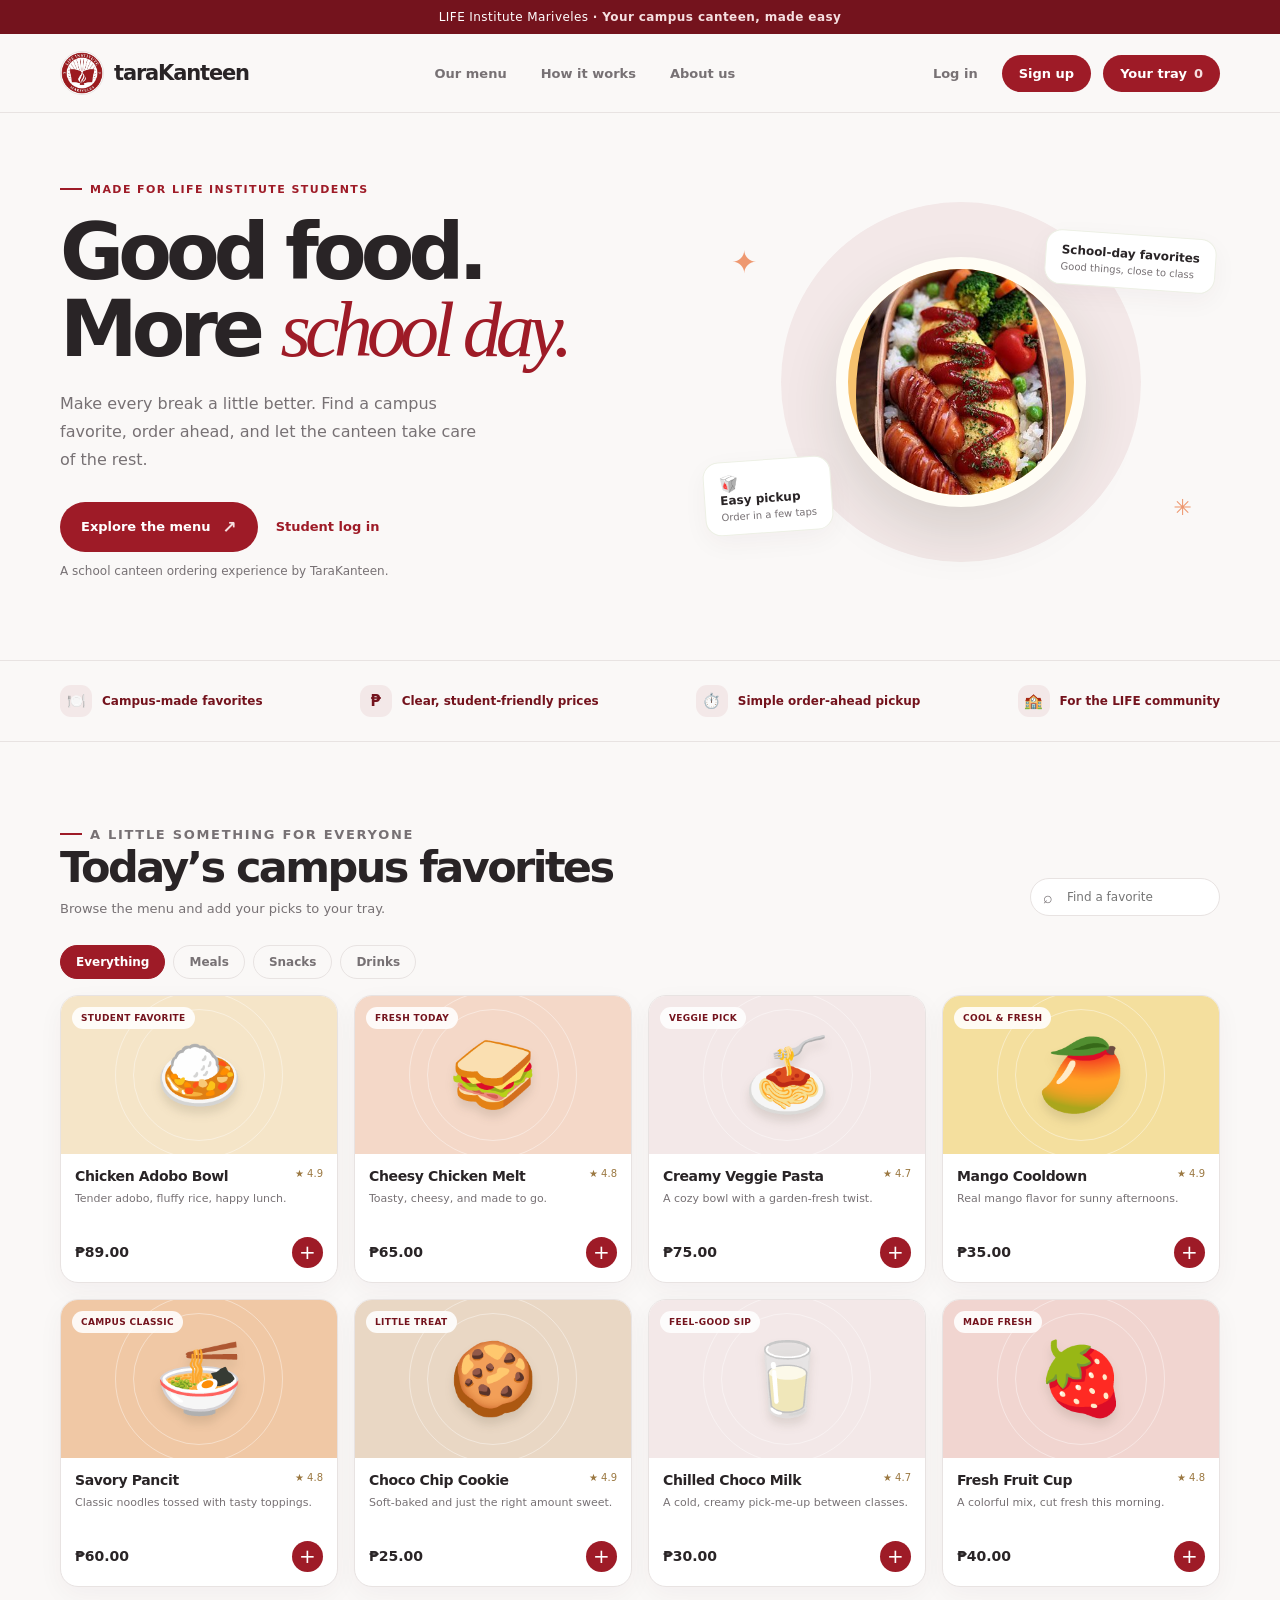
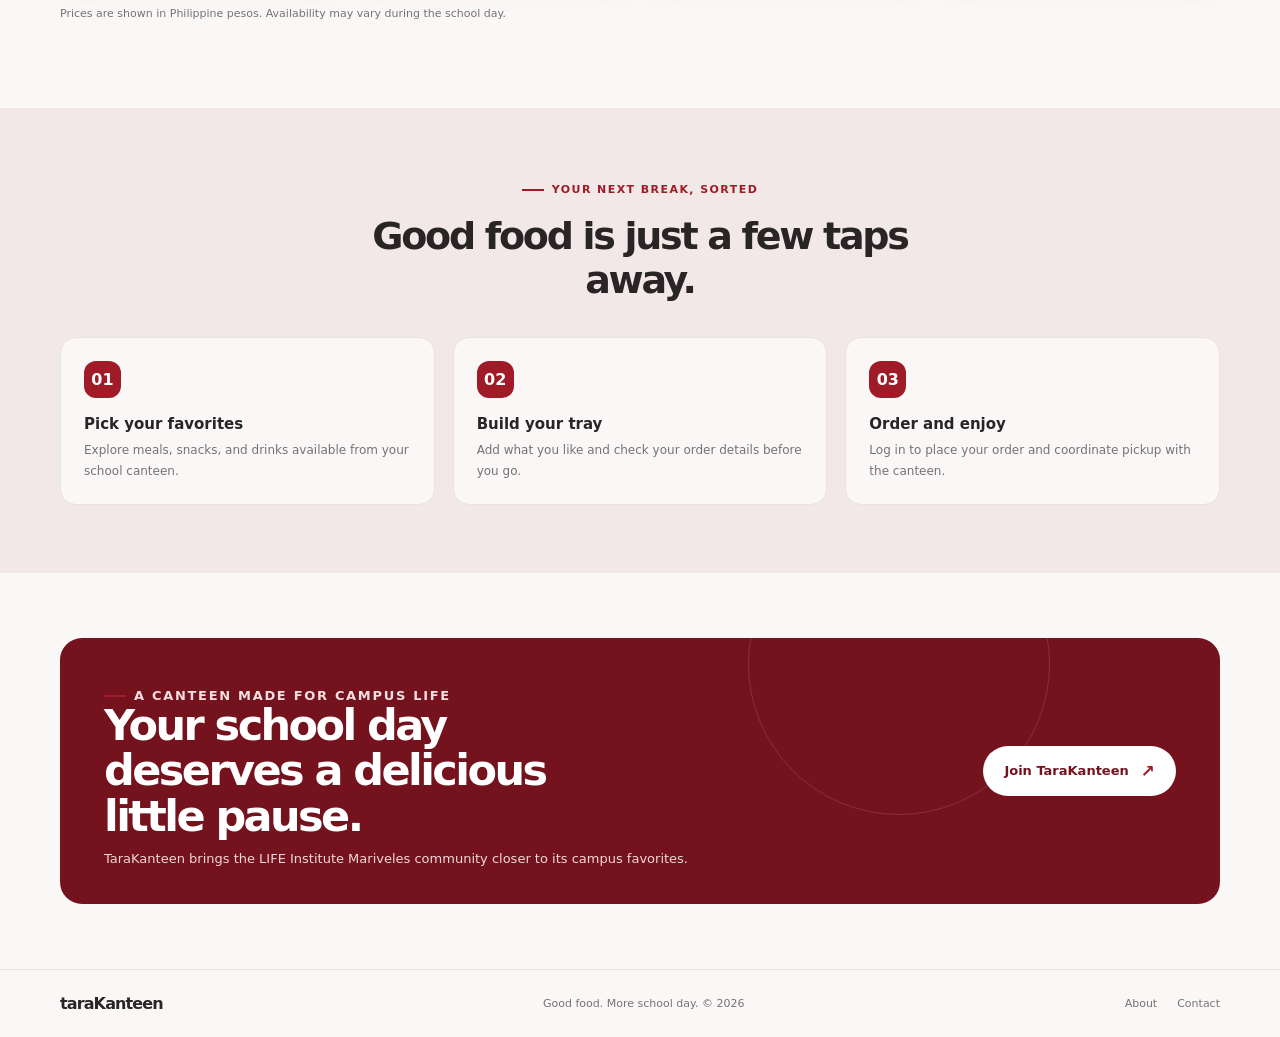
<file: TaraKanteen/wwwroot/index.html>
<!DOCTYPE html>
<html lang="en">
<head>
  <meta charset="UTF-8">
  <meta name="viewport" content="width=device-width, initial-scale=1">
  <meta name="theme-color" content="#74131D">
  <meta name="description" content="Order your favorite school-day meals with TaraKanteen, the LIFE Institute Mariveles canteen ordering platform.">
  <title>TaraKanteen — Good food. More school day.</title>
  <link rel="stylesheet" href="style.css">
</head>
<body>
  <div class="announcement">LIFE Institute Mariveles <strong>· Your campus canteen, made easy</strong></div>
  <header>
    <nav class="nav shell" aria-label="Main navigation">
      <a class="brand" href="index.html" aria-label="TaraKanteen home"><span class="brand-mark"><img class="brand-logo" src="images/logo.jpg" alt=""></span> taraKanteen</a>
      <div class="nav-links">
        <a href="#menu">Our menu</a>
        <a href="#how-it-works">How it works</a>
        <a href="#about">About us</a>
      </div>
      <div class="nav-actions">
        <a class="login" href="login.html">Log in</a>
        <a class="signup-link" href="register.html">Sign up</a>
        <a class="cart-button" href="tray.html" data-cart-button aria-label="Your tray, 0 items">Your tray <span data-cart-count>0</span></a>
      </div>
    </nav>
  </header>

  <main>
    <section class="hero">
      <div class="hero-grid shell">
        <div>
          <p class="eyebrow">Made for LIFE Institute students</p>
          <h1>Good food.<br>More <em>school day.</em></h1>
          <p class="hero-copy">Make every break a little better. Find a campus favorite, order ahead, and let the canteen take care of the rest.</p>
          <div class="hero-actions">
            <a class="primary-link" href="#menu">Explore the menu <span aria-hidden="true">↗</span></a>
            <a class="hero-login-link" href="login.html">Student log in</a>
          </div>
          <p class="small-note">A school canteen ordering experience by TaraKanteen.</p>
        </div>
        <div class="hero-art" aria-label="School-day meal illustration">
          <div class="art-circle"></div>
          <div class="food-bowl">
            <img src="images/bento-box.jpg" alt="School lunch bento" class="hero-food-image">
          </div>
          <div class="floating-note note-one"><strong>School-day favorites</strong><small>Good things, close to class</small></div>
          <div class="floating-note note-two"><span class="note-icon">🥡</span><strong>Easy pickup</strong><small>Order in a few taps</small></div>
          <span class="spark spark-one" aria-hidden="true">✦</span>
          <span class="spark spark-two" aria-hidden="true">✳</span>
        </div>
      </div>
    </section>

    <section class="trust-strip" aria-label="TaraKanteen benefits">
      <div class="trust-inner shell">
        <div class="trust-item"><span class="trust-icon" aria-hidden="true">🍽️</span>Campus-made favorites</div>
        <div class="trust-item"><span class="trust-icon" aria-hidden="true">₱</span>Clear, student-friendly prices</div>
        <div class="trust-item"><span class="trust-icon" aria-hidden="true">⏱️</span>Simple order-ahead pickup</div>
        <div class="trust-item"><span class="trust-icon" aria-hidden="true">🏫</span>For the LIFE community</div>
      </div>
    </section>

    <section class="menu-section shell" id="menu">
      <div class="section-heading">
        <div>
          <p class="eyebrow">A little something for everyone</p>
          <h2>Today’s campus favorites</h2>
          <p>Browse the menu and add your picks to your tray.</p>
        </div>
        <div class="menu-tools">
          <label class="search-wrap"><span aria-hidden="true">⌕</span><input class="search" id="menuSearch" type="search" placeholder="Find a favorite" aria-label="Search the menu"></label>
        </div>
      </div>
      <div class="categories" role="group" aria-label="Filter menu by category">
        <button class="category active" type="button" data-category="all" aria-pressed="true">Everything</button>
        <button class="category" type="button" data-category="meals" aria-pressed="false">Meals</button>
        <button class="category" type="button" data-category="snacks" aria-pressed="false">Snacks</button>
        <button class="category" type="button" data-category="drinks" aria-pressed="false">Drinks</button>
      </div>
      <div class="menu-grid" id="menuProducts" aria-live="polite"></div>
      <p class="menu-disclaimer">Prices are shown in Philippine pesos. Availability may vary during the school day.</p>
    </section>

    <section class="how-section" id="how-it-works">
      <div class="shell">
        <div class="how-heading">
          <p class="eyebrow">Your next break, sorted</p>
          <h2>Good food is just a few taps away.</h2>
        </div>
        <div class="steps">
          <article class="step"><span class="step-number">01</span><h3>Pick your favorites</h3><p>Explore meals, snacks, and drinks available from your school canteen.</p></article>
          <article class="step"><span class="step-number">02</span><h3>Build your tray</h3><p>Add what you like and check your order details before you go.</p></article>
          <article class="step"><span class="step-number">03</span><h3>Order and enjoy</h3><p>Log in to place your order and coordinate pickup with the canteen.</p></article>
        </div>
      </div>
    </section>

    <section class="cta shell" id="about">
      <div class="cta-card">
        <div class="cta-copy">
          <p class="eyebrow">A canteen made for campus life</p>
          <h2>Your school day deserves a delicious little pause.</h2>
          <p>TaraKanteen brings the LIFE Institute Mariveles community closer to its campus favorites.</p>
        </div>
        <a class="primary-link" href="register.html">Join TaraKanteen <span aria-hidden="true">↗</span></a>
      </div>
    </section>
  </main>

  <footer>
    <div class="footer-inner shell">
      <a class="brand" href="index.html">taraKanteen</a>
      <span>Good food. More school day. © <span id="year"></span></span>
      <div class="footer-links"><a href="#about">About</a><a href="mailto:hello@tarakanteen.school">Contact</a></div>
    </div>
  </footer>

  <div class="toast" id="cartToast" role="status" aria-live="polite"></div>
  <script src="cart.js"></script>
  <script>
    const menuGrid = document.querySelector("#menuProducts");
    const menuSearch = document.querySelector("#menuSearch");
    const categoryButtons = [...document.querySelectorAll("[data-category]")];
    const cartToast = document.querySelector("#cartToast");
    let activeCategory = "all";
    let toastTimer;

    function renderMenu() {
      const query = menuSearch.value.trim().toLowerCase();
      const products = window.TaraKanteen.products.filter(product =>
        (activeCategory === "all" || product.category === activeCategory) &&
        `${product.name} ${product.description} ${product.category}`.toLowerCase().includes(query)
      );
      menuGrid.innerHTML = products.length ? products.map(product => `
        <article class="menu-card">
          <div class="product-art ${product.art}">
            <span class="badge">${product.badge}</span>
            <span aria-hidden="true">${product.icon}</span>
          </div>
          <div class="product-info">
            <div class="product-top"><h3>${product.name}</h3><span class="rating">${product.rating}</span></div>
            <p>${product.description}</p>
            <div class="product-bottom"><span class="price">₱${product.price.toFixed(2)}</span><button class="add-button" type="button" data-add-product="${product.id}" aria-label="Add ${product.name} to your tray">+</button></div>
          </div>
        </article>
      `).join("") : '<p class="empty-state">No menu items match your search.</p>';
    }

    categoryButtons.forEach(button => button.addEventListener("click", () => {
      activeCategory = button.dataset.category;
      categoryButtons.forEach(category => {
        const selected = category === button;
        category.classList.toggle("active", selected);
        category.setAttribute("aria-pressed", String(selected));
      });
      renderMenu();
    }));

    menuSearch.addEventListener("input", renderMenu);
    menuGrid.addEventListener("click", event => {
      const button = event.target.closest("[data-add-product]");
      if (!button) return;
      window.TaraKanteen.cart.add(button.dataset.addProduct);
      cartToast.textContent = "Added to your tray.";
      cartToast.classList.add("show");
      window.clearTimeout(toastTimer);
      toastTimer = window.setTimeout(() => cartToast.classList.remove("show"), 2200);
    });

    document.querySelector("#year").textContent = String(new Date().getFullYear());
    renderMenu();
  </script>
</body>
</html>
</file>
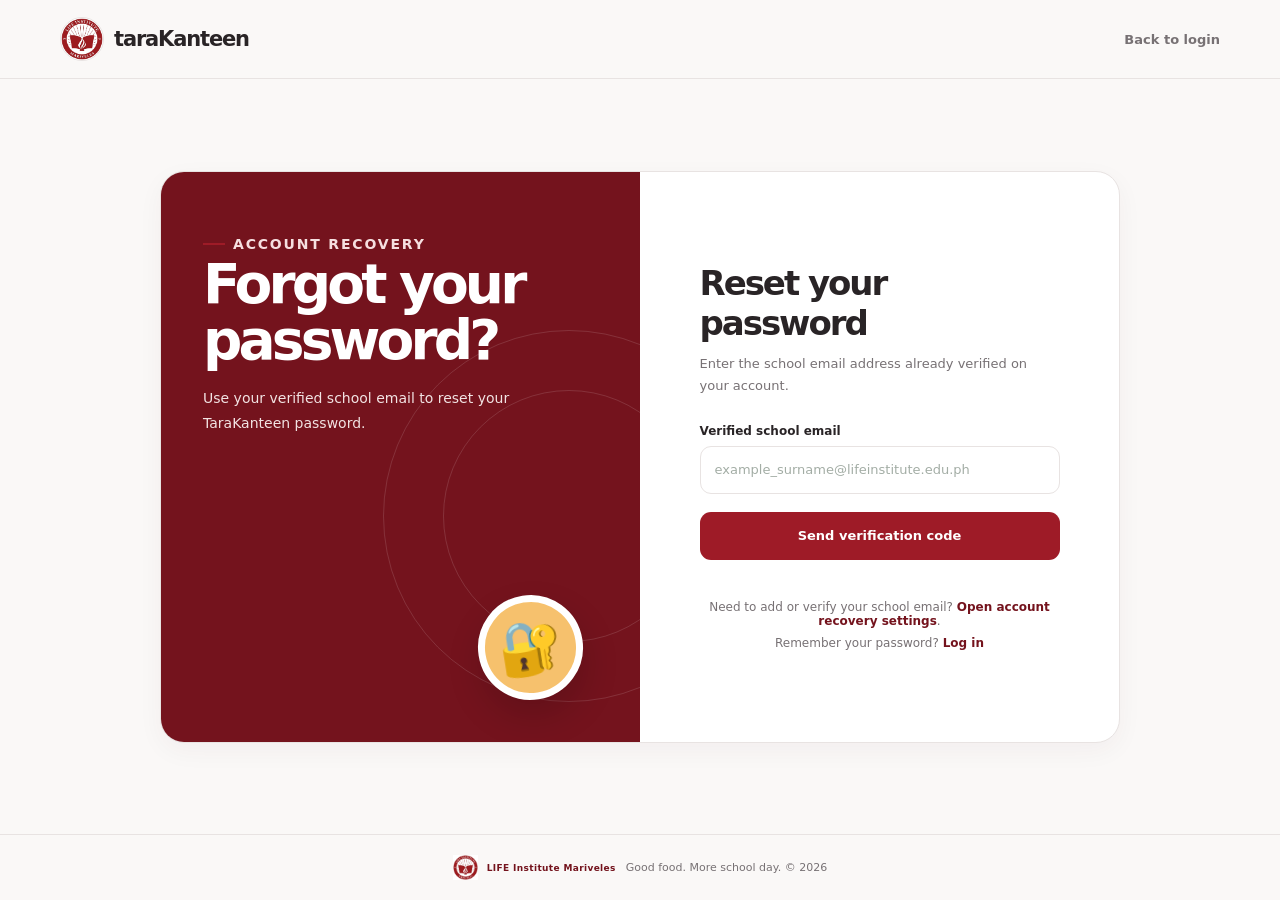
<file: TaraKanteen/wwwroot/forgot-password.html>
<!DOCTYPE html>
<html lang="en">
<head>
  <meta charset="UTF-8">
  <meta name="viewport" content="width=device-width, initial-scale=1">
  <meta name="theme-color" content="#74131D">
  <title>Reset Password — TaraKanteen</title>
  <link rel="stylesheet" href="style.css">
</head>
<body class="auth-page">
  <header class="auth-header">
    <div class="auth-header-inner shell">
      <a class="brand" href="index.html" aria-label="TaraKanteen home"><span class="brand-mark"><img class="brand-logo" src="images/logo.jpg" alt=""></span> taraKanteen</a>
      <a class="auth-home-link" href="login.html">Back to login</a>
    </div>
  </header>

  <main class="auth-main">
    <div class="auth-layout">
      <section class="auth-story" aria-label="Account recovery">
        <div class="auth-story-copy">
          <p class="eyebrow">Account recovery</p>
          <h1>Forgot your password?</h1>
          <p>Use your verified school email to reset your TaraKanteen password.</p>
        </div>
        <div class="auth-food" aria-hidden="true">🔐</div>
      </section>

      <section class="auth-form-panel" aria-labelledby="resetHeading">
        <div class="auth-form-content">
          <h2 id="resetHeading">Reset your password</h2>
          <p class="auth-intro">Enter the school email address already verified on your account.</p>

          <form id="requestForm">
            <label class="auth-field" for="email">
              <span>Verified school email</span>
              <input class="auth-input" id="email" type="email" autocomplete="email" placeholder="example_surname@lifeinstitute.edu.ph" required>
            </label>
            <button class="auth-submit" type="submit">Send verification code</button>
            <p class="auth-notice" id="requestNotice" role="status" aria-live="polite"></p>
          </form>

          <section id="resetSection" hidden>
            <hr>
            <h2>Enter verification code</h2>
            <p class="auth-intro">Enter the six-digit verification code sent to your email. The code expires in 10 minutes.</p>
            <form id="resetForm">
              <label class="auth-field" for="code">
                <span>Six-digit code</span>
                <input class="auth-input" id="code" inputmode="numeric" pattern="[0-9]{6}" maxlength="6" autocomplete="one-time-code" placeholder="000000" required>
              </label>
              <label class="auth-field" for="newPassword">
                <span>New password</span>
                <input class="auth-input" id="newPassword" type="password" minlength="8" maxlength="128" autocomplete="new-password" placeholder="At least 8 characters" required>
              </label>
              <label class="auth-field" for="confirmPassword">
                <span>Confirm new password</span>
                <input class="auth-input" id="confirmPassword" type="password" minlength="8" maxlength="128" autocomplete="new-password" placeholder="Enter password again" required>
              </label>
              <button class="auth-submit" type="submit">Reset password</button>
              <p class="auth-notice" id="resetNotice" role="status" aria-live="polite"></p>
            </form>
          </section>

          <p class="auth-switch">Need to add or verify your school email? <a href="account.html">Open account recovery settings</a>.</p>
          <p class="auth-switch">Remember your password? <a href="login.html">Log in</a></p>
        </div>
      </section>
    </div>
  </main>

  <footer class="auth-footer"><span class="school-brand"><img src="images/logo.jpg" alt=""> LIFE Institute Mariveles</span><span>Good food. More school day. © <span id="year"></span></span></footer>

  <script>
    const requestForm = document.querySelector("#requestForm");
    const resetForm = document.querySelector("#resetForm");
    const emailInput = document.querySelector("#email");
    const resetSection = document.querySelector("#resetSection");
    const codeInput = document.querySelector("#code");
    const newPassword = document.querySelector("#newPassword");
    const confirmPassword = document.querySelector("#confirmPassword");
    const requestNotice = document.querySelector("#requestNotice");
    const resetNotice = document.querySelector("#resetNotice");

    function showNotice(element, message, success = false) {
      element.textContent = message;
      element.classList.toggle("success", success);
    }

    requestForm.addEventListener("submit", async event => {
      event.preventDefault();
      showNotice(requestNotice, "");
      const button = requestForm.querySelector("button");
      button.disabled = true;
      try {
        const response = await fetch("/api/password-reset/request", {
          method: "POST",
          headers: { "Content-Type": "application/json" },
          body: JSON.stringify({ email: emailInput.value.trim() })
        });
        const result = await response.json();
        showNotice(requestNotice, result.message || "If a verified account matches, a code will be issued.", response.ok);
        if (response.ok) {
          resetSection.hidden = false;
          codeInput.focus();
        }
      } catch {
        showNotice(requestNotice, "Could not connect. Please try again.");
      } finally {
        button.disabled = false;
      }
    });

    resetForm.addEventListener("submit", async event => {
      event.preventDefault();
      showNotice(resetNotice, "");
      if (newPassword.value !== confirmPassword.value) {
        showNotice(resetNotice, "Your passwords do not match.");
        confirmPassword.focus();
        return;
      }
      const button = resetForm.querySelector("button");
      button.disabled = true;
      try {
        const response = await fetch("/api/password-reset/complete", {
          method: "POST",
          headers: { "Content-Type": "application/json" },
          body: JSON.stringify({
            email: emailInput.value.trim(),
            code: codeInput.value.trim(),
            newPassword: newPassword.value
          })
        });
        const result = await response.json();
        if (!response.ok) {
          showNotice(resetNotice, result.message || "Password reset failed.");
          return;
        }
        showNotice(resetNotice, result.message || "Password changed successfully. You can now log in.", true);
        resetForm.reset();
      } catch {
        showNotice(resetNotice, "Could not connect. Please try again.");
      } finally {
        button.disabled = false;
      }
    });

    document.querySelector("#year").textContent = String(new Date().getFullYear());
  </script>
</body>
</html>
</file>
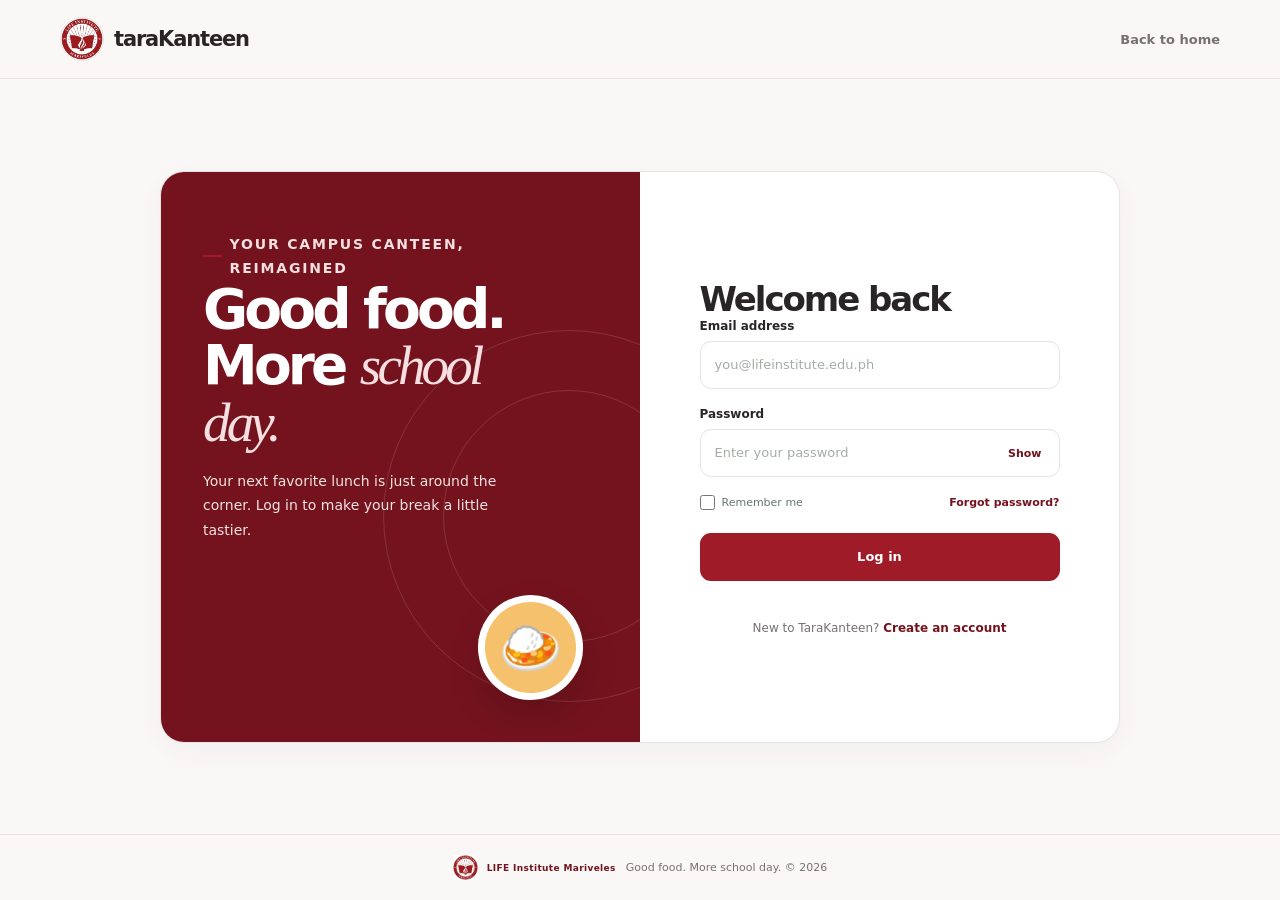
<file: TaraKanteen/wwwroot/login-email.html>
<!DOCTYPE html>
<html lang="en">
<head>
  <meta charset="UTF-8">
  <meta name="viewport" content="width=device-width, initial-scale=1">
  <meta name="theme-color" content="#74131D">
  <meta name="description" content="Log in to TaraKanteen to get your favorite school meals ready for break.">
  <title>Log in — TaraKanteen</title>
  <link rel="stylesheet" href="style.css">
</head>
<body class="auth-page">
  <header class="auth-header">
    <div class="auth-header-inner shell">
      <a class="brand" href="index.html" aria-label="TaraKanteen home"><span class="brand-mark"><img class="brand-logo" src="images/logo.jpg" alt=""></span> taraKanteen</a>
      <a class="auth-home-link" href="index.html">Back to home</a>
    </div>
  </header>

  <main class="auth-main">
    <div class="auth-layout">
      <section class="auth-story" aria-label="Welcome to TaraKanteen">
        <div class="auth-story-copy">
          <p class="eyebrow">Your campus canteen, reimagined</p>
          <h1>Good food.<br>More <em>school day.</em></h1>
          <p>Your next favorite lunch is just around the corner. Log in to make your break a little tastier.</p>
        </div>
        <div class="auth-food" aria-hidden="true">🍛</div>
      </section>

      <section class="auth-form-panel" aria-labelledby="loginHeading">
        <div class="auth-form-content">
          <h2 id="loginHeading">Welcome back</h2>
          

          <form id="loginForm">
            <label class="auth-field" for="email">
              <span>Email address</span>
              <input class="auth-input" id="email" name="email" type="text" inputmode="email" placeholder="you@lifeinstitute.edu.ph" autocomplete="email" autocapitalize="none" spellcheck="false" required>
            </label>

            <label class="auth-field" for="password">
              <span>Password</span>
              <div class="auth-input-wrap">
                <input class="auth-input" id="password" name="password" type="password" placeholder="Enter your password" autocomplete="current-password" required>
                <button class="auth-password-toggle" id="togglePassword" type="button" aria-controls="password" aria-pressed="false">Show</button>
              </div>
            </label>

            <div class="auth-form-options">
              <label class="auth-remember"><input type="checkbox" name="remember"> Remember me</label>
              <a class="auth-help-link" href="forgot-password.html">Forgot password?</a>
            </div>

            <button class="auth-submit" type="submit">Log in</button>
            <p class="auth-notice" id="loginNotice" role="status" aria-live="polite"></p>
          </form>
          <p class="auth-switch">New to TaraKanteen? <a href="register.html">Create an account</a></p>
        </div>
      </section>
    </div>
  </main>

  <footer class="auth-footer"><span class="school-brand"><img src="images/logo.jpg" alt=""> LIFE Institute Mariveles</span><span>Good food. More school day. © <span id="year"></span></span></footer>

  <script>
    const emailInput = document.querySelector("#email");
    const passwordInput = document.querySelector("#password");
    const togglePassword = document.querySelector("#togglePassword");
    const loginForm = document.querySelector("#loginForm");
    const loginNotice = document.querySelector("#loginNotice");

    togglePassword.addEventListener("click", () => {
      const isVisible = passwordInput.type === "text";
      passwordInput.type = isVisible ? "password" : "text";
      togglePassword.textContent = isVisible ? "Show" : "Hide";
      togglePassword.setAttribute("aria-pressed", String(!isVisible));
    });

    loginForm.addEventListener("submit", async event => {
      event.preventDefault();
      loginNotice.textContent = "";
      loginNotice.classList.remove("success");

      try {
        const response = await fetch("/api/login", {
          method: "POST",
          headers: { "Content-Type": "application/json" },
          body: JSON.stringify({
            email: emailInput.value.trim(),
            password: passwordInput.value
          })
        });
        const result = await response.json();

        if (!response.ok) {
          loginNotice.textContent = result.message || "Unable to log in. Please try again.";
          return;
        }

        window.location.href = result.role === "Admin" ? "admin.html" : "student.html";
      } catch {
        loginNotice.textContent = "Could not connect. Please try again in a moment.";
      }
    });

    document.querySelector("#year").textContent = String(new Date().getFullYear());
  </script>
</body>
</html>
</file>
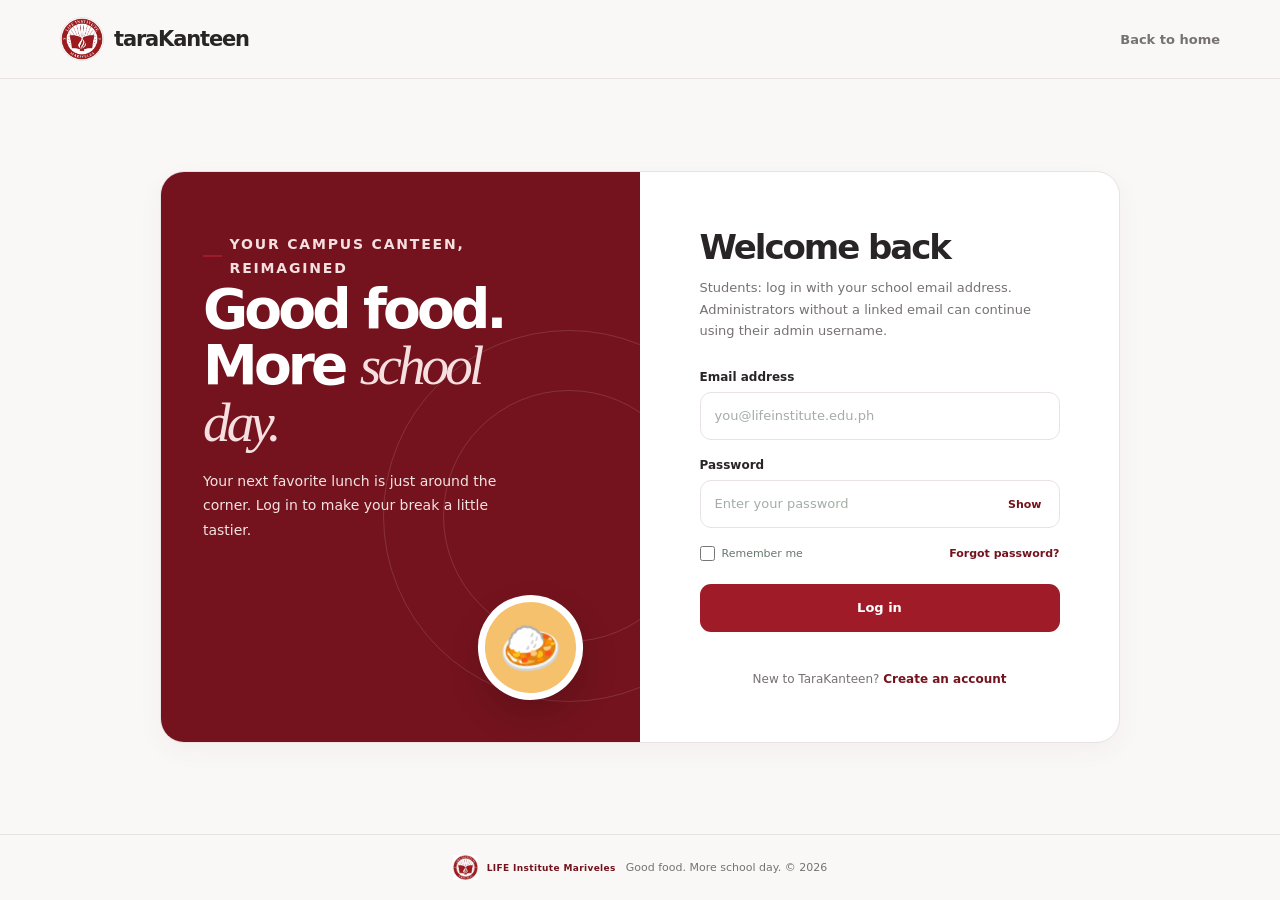
<file: TaraKanteen/wwwroot/login.html>
<!DOCTYPE html>
<html lang="en">
<head>
  <meta charset="UTF-8">
  <meta name="viewport" content="width=device-width, initial-scale=1">
  <meta name="theme-color" content="#74131D">
  <meta name="description" content="Log in to TaraKanteen to get your favorite school meals ready for break.">
  <title>Log in — TaraKanteen</title>
  <link rel="stylesheet" href="style.css">
</head>
<body class="auth-page">
  <header class="auth-header">
    <div class="auth-header-inner shell">
      <a class="brand" href="index.html" aria-label="TaraKanteen home"><span class="brand-mark"><img class="brand-logo" src="images/logo.jpg" alt=""></span> taraKanteen</a>
      <a class="auth-home-link" href="index.html">Back to home</a>
    </div>
  </header>

  <main class="auth-main">
    <div class="auth-layout">
      <section class="auth-story" aria-label="Welcome to TaraKanteen">
        <div class="auth-story-copy">
          <p class="eyebrow">Your campus canteen, reimagined</p>
          <h1>Good food.<br>More <em>school day.</em></h1>
          <p>Your next favorite lunch is just around the corner. Log in to make your break a little tastier.</p>
        </div>
        <div class="auth-food" aria-hidden="true">🍛</div>
      </section>

      <section class="auth-form-panel" aria-labelledby="loginHeading">
        <div class="auth-form-content">
          <h2 id="loginHeading">Welcome back</h2>
          <p class="auth-intro">Students: log in with your school email address. Administrators without a linked email can continue using their admin username.</p>

          <form id="loginForm">
            <label class="auth-field" for="email">
              <span>Email address</span>
              <input class="auth-input" id="email" name="email" type="text" inputmode="email" placeholder="you@lifeinstitute.edu.ph" autocomplete="email" autocapitalize="none" spellcheck="false" required>
            </label>

            <label class="auth-field" for="password">
              <span>Password</span>
              <div class="auth-input-wrap">
                <input class="auth-input" id="password" name="password" type="password" placeholder="Enter your password" autocomplete="current-password" required>
                <button class="auth-password-toggle" id="togglePassword" type="button" aria-controls="password" aria-pressed="false">Show</button>
              </div>
            </label>

            <div class="auth-form-options">
              <label class="auth-remember"><input type="checkbox" name="remember"> Remember me</label>
              <a class="auth-help-link" href="forgot-password.html">Forgot password?</a>
            </div>

            <button class="auth-submit" type="submit">Log in</button>
            <p class="auth-notice" id="loginNotice" role="status" aria-live="polite"></p>
          </form>
          <p class="auth-switch">New to TaraKanteen? <a href="register.html">Create an account</a></p>
        </div>
      </section>
    </div>
  </main>

  <footer class="auth-footer"><span class="school-brand"><img src="images/logo.jpg" alt=""> LIFE Institute Mariveles</span><span>Good food. More school day. © <span id="year"></span></span></footer>

  <script>
    const emailInput = document.querySelector("#email");
    const passwordInput = document.querySelector("#password");
    const togglePassword = document.querySelector("#togglePassword");
    const loginForm = document.querySelector("#loginForm");
    const loginNotice = document.querySelector("#loginNotice");

    togglePassword.addEventListener("click", () => {
      const isVisible = passwordInput.type === "text";
      passwordInput.type = isVisible ? "password" : "text";
      togglePassword.textContent = isVisible ? "Show" : "Hide";
      togglePassword.setAttribute("aria-pressed", String(!isVisible));
    });

    loginForm.addEventListener("submit", async event => {
      event.preventDefault();
      loginNotice.textContent = "";
      loginNotice.classList.remove("success");

      try {
        const response = await fetch("/api/login", {
          method: "POST",
          headers: { "Content-Type": "application/json" },
          body: JSON.stringify({
            email: emailInput.value.trim(),
            password: passwordInput.value
          })
        });
        const result = await response.json();

        if (!response.ok) {
          loginNotice.textContent = result.message || "Unable to log in. Please try again.";
          return;
        }

        window.location.href = result.role === "Admin" ? "admin.html" : "student.html";
      } catch {
        loginNotice.textContent = "Could not connect. Please try again in a moment.";
      }
    });

    document.querySelector("#year").textContent = String(new Date().getFullYear());
  </script>
</body>
</html>
</file>
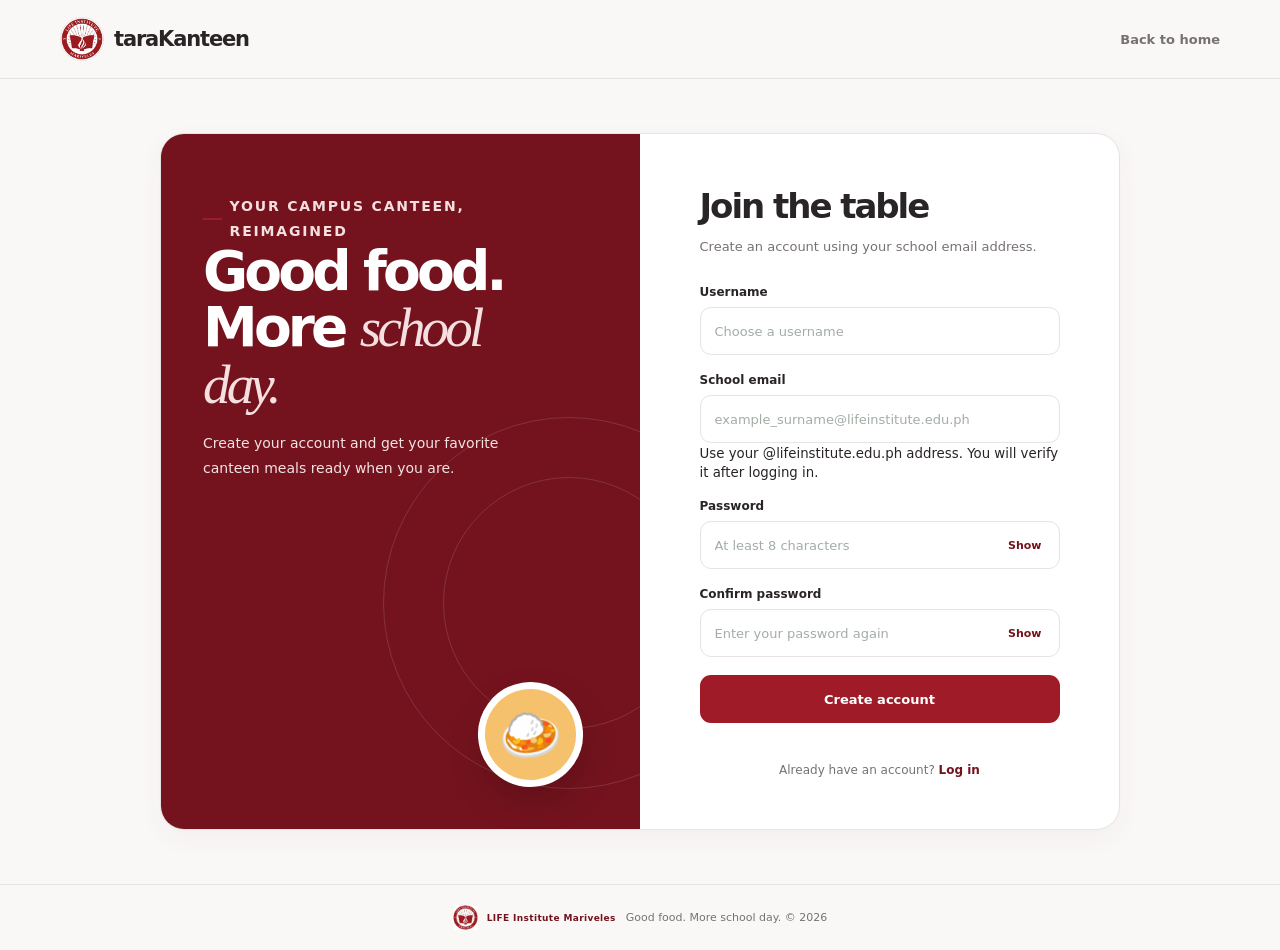
<file: TaraKanteen/wwwroot/register.html>
<!DOCTYPE html>
<html lang="en">
<head>
  <meta charset="UTF-8">
  <meta name="viewport" content="width=device-width, initial-scale=1">
  <meta name="theme-color" content="#74131D">
  <meta name="description" content="Create a TaraKanteen account to order your favorite school meals.">
  <title>Create an account — TaraKanteen</title>
  <link rel="stylesheet" href="style.css">
</head>
<body class="auth-page">
  <header class="auth-header">
    <div class="auth-header-inner shell">
      <a class="brand" href="index.html" aria-label="TaraKanteen home"><span class="brand-mark"><img class="brand-logo" src="images/logo.jpg" alt=""></span> taraKanteen</a>
      <a class="auth-home-link" href="index.html">Back to home</a>
    </div>
  </header>

  <main class="auth-main">
    <div class="auth-layout">
      <section class="auth-story" aria-label="Welcome to TaraKanteen">
        <div class="auth-story-copy">
          <p class="eyebrow">Your campus canteen, reimagined</p>
          <h1>Good food.<br>More <em>school day.</em></h1>
          <p>Create your account and get your favorite canteen meals ready when you are.</p>
        </div>
        <div class="auth-food" aria-hidden="true">🍛</div>
      </section>

      <section class="auth-form-panel" aria-labelledby="registerHeading">
        <div class="auth-form-content">
          <h2 id="registerHeading">Join the table</h2>
          <p class="auth-intro">Create an account using your school email address.</p>

          <form id="registerForm">
            <label class="auth-field" for="username">
              <span>Username</span>
              <input class="auth-input" id="username" name="username" type="text" placeholder="Choose a username" autocomplete="username" minlength="3" maxlength="32" required>
            </label>

            <label class="auth-field" for="email">
              <span>School email</span>
              <input class="auth-input" id="email" name="email" type="email" placeholder="example_surname@lifeinstitute.edu.ph" autocomplete="email" required>
              <small>Use your @lifeinstitute.edu.ph address. You will verify it after logging in.</small>
            </label>

            <label class="auth-field" for="password">
              <span>Password</span>
              <div class="auth-input-wrap">
                <input class="auth-input" id="password" name="password" type="password" placeholder="At least 8 characters" autocomplete="new-password" minlength="8" maxlength="128" required>
                <button class="auth-password-toggle" id="togglePassword" type="button" aria-controls="password" aria-pressed="false">Show</button>
              </div>
            </label>

            <label class="auth-field" for="confirmPassword">
              <span>Confirm password</span>
              <div class="auth-input-wrap">
                <input class="auth-input" id="confirmPassword" name="confirmPassword" type="password" placeholder="Enter your password again" autocomplete="new-password" required>
                <button class="auth-password-toggle" id="toggleConfirmPassword" type="button" aria-controls="confirmPassword" aria-pressed="false">Show</button>
              </div>
            </label>

            <button class="auth-submit" type="submit">Create account</button>
            <p class="auth-notice" id="registerNotice" role="status" aria-live="polite"></p>
          </form>
          <p class="auth-switch">Already have an account? <a href="login.html">Log in</a></p>
        </div>
      </section>
    </div>
  </main>

  <footer class="auth-footer"><span class="school-brand"><img src="images/logo.jpg" alt=""> LIFE Institute Mariveles</span><span>Good food. More school day. © <span id="year"></span></span></footer>

  <script>
    const registerForm = document.querySelector("#registerForm");
    const usernameInput = document.querySelector("#username");
    const emailInput = document.querySelector("#email");
    const passwordInput = document.querySelector("#password");
    const confirmPasswordInput = document.querySelector("#confirmPassword");
    const registerNotice = document.querySelector("#registerNotice");

    function connectPasswordToggle(input, button) {
      button.addEventListener("click", () => {
        const isVisible = input.type === "text";
        input.type = isVisible ? "password" : "text";
        button.textContent = isVisible ? "Show" : "Hide";
        button.setAttribute("aria-pressed", String(!isVisible));
      });
    }

    connectPasswordToggle(passwordInput, document.querySelector("#togglePassword"));
    connectPasswordToggle(confirmPasswordInput, document.querySelector("#toggleConfirmPassword"));

    registerForm.addEventListener("submit", async event => {
      event.preventDefault();
      registerNotice.textContent = "";
      registerNotice.classList.remove("success");

      if (!emailInput.value.trim().toLowerCase().endsWith("@lifeinstitute.edu.ph")) {
        registerNotice.textContent = "Use your @lifeinstitute.edu.ph school email address.";
        emailInput.focus();
        return;
      }

      if (passwordInput.value !== confirmPasswordInput.value) {
        registerNotice.textContent = "Your passwords do not match.";
        confirmPasswordInput.focus();
        return;
      }

      const button = registerForm.querySelector("button[type='submit']");
      button.disabled = true;

      try {
        const response = await fetch("/api/register", {
          method: "POST",
          headers: { "Content-Type": "application/json" },
          body: JSON.stringify({
            username: usernameInput.value.trim(),
            email: emailInput.value.trim(),
            password: passwordInput.value
          })
        });
        const result = await response.json();

        if (!response.ok) {
          registerNotice.textContent = result.message || "Unable to create your account. Please try again.";
          return;
        }

        registerNotice.textContent = result.message || "Account created. Log in to verify your school email.";
        registerNotice.classList.add("success");
        registerForm.reset();
      } catch {
        registerNotice.textContent = "Could not connect. Please try again in a moment.";
      } finally {
        button.disabled = false;
      }
    });

    document.querySelector("#year").textContent = String(new Date().getFullYear());
  </script>
</body>
</html>
</file>
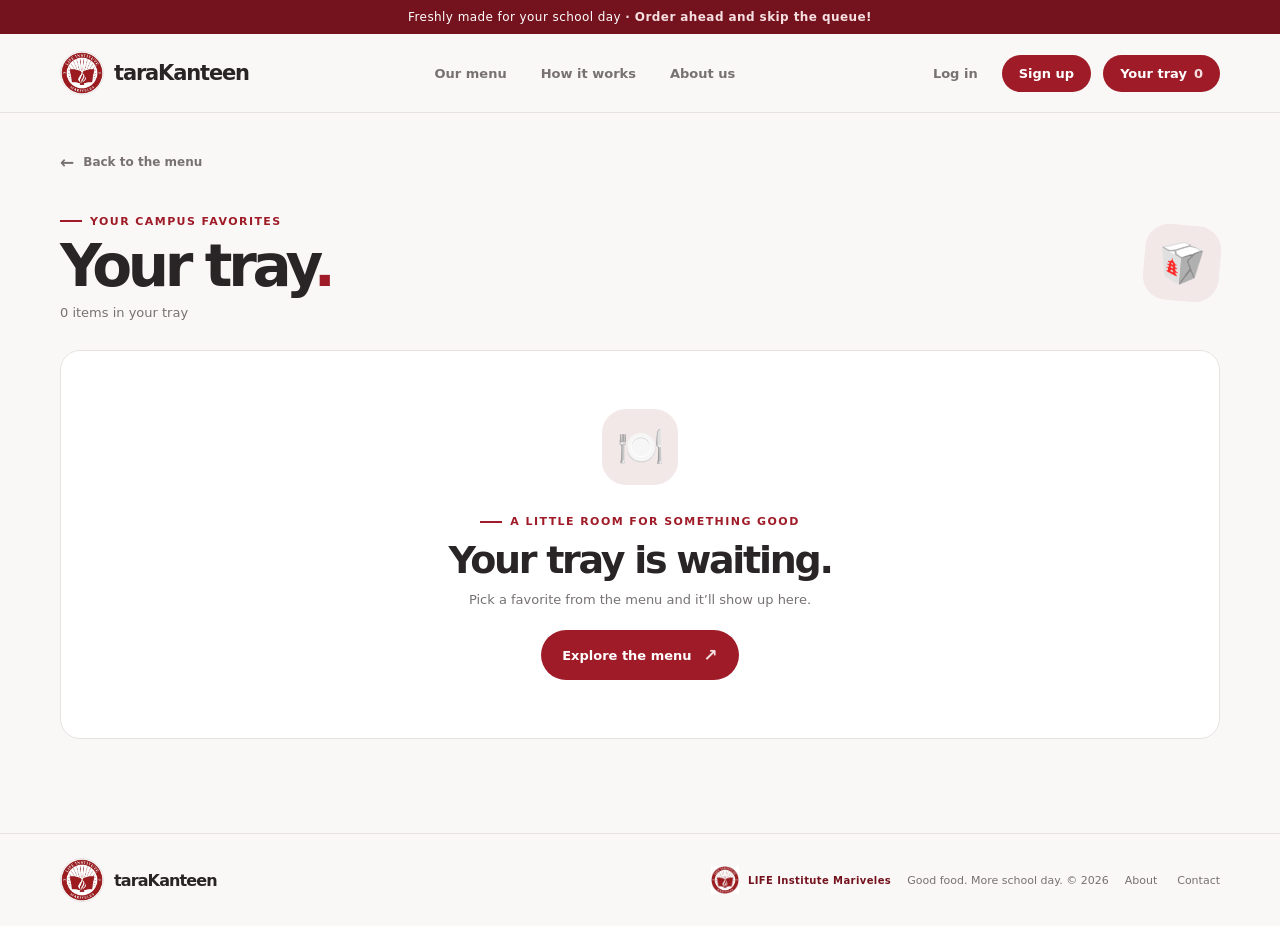
<file: TaraKanteen/wwwroot/tray.html>
<!DOCTYPE html>
<html lang="en">
<head>
  <meta charset="UTF-8">
  <meta name="viewport" content="width=device-width, initial-scale=1">
  <meta name="theme-color" content="#74131D">
  <meta name="description" content="Review and update the meals in your TaraKanteen tray.">
  <title>Your tray — TaraKanteen</title>
  <link rel="stylesheet" href="style.css">
</head>
<body>
  <div class="announcement">Freshly made for your school day <strong>· Order ahead and skip the queue!</strong></div>
  <header>
    <nav class="nav shell" aria-label="Main navigation">
      <a class="brand" href="index.html" aria-label="TaraKanteen home"><span class="brand-mark"><img class="brand-logo" src="images/logo.jpg" alt=""></span> taraKanteen</a>
      <div class="nav-links">
        <a href="index.html#menu">Our menu</a>
        <a href="index.html#how-it-works">How it works</a>
        <a href="index.html#about">About us</a>
      </div>
      <div class="nav-actions">
        <a class="login" href="login.html">Log in</a>
        <a class="signup-link" href="register.html">Sign up</a>
        <a class="cart-button" href="tray.html" data-cart-button aria-current="page" aria-label="Your tray, 0 items">Your tray <span data-cart-count>0</span></a>
      </div>
    </nav>
  </header>

  <main class="tray-main shell">
    <a class="tray-back-link" href="index.html#menu"><span aria-hidden="true">←</span> Back to the menu</a>
    <div class="tray-heading">
      <div>
        <p class="eyebrow">Your campus favorites</p>
        <h1>Your tray<span>.</span></h1>
        <p id="trayItemCount" class="tray-item-count" aria-live="polite"></p>
      </div>
      <span class="tray-heading-icon" aria-hidden="true">🥡</span>
    </div>

    <div class="tray-layout" id="trayLayout">
      <section class="tray-items" aria-label="Items in your tray">
        <div class="tray-items-heading">
          <h2>Order items</h2>
          <span>Ready when you are</span>
        </div>
        <div id="trayItems" class="tray-items-list" aria-live="polite"></div>
      </section>

      <aside class="tray-summary" aria-labelledby="summaryHeading">
        <h2 id="summaryHeading">Order summary</h2>
        <div class="summary-row"><span>Items subtotal</span><strong id="traySubtotal">₱0.00</strong></div>
        <div class="summary-row"><span>Pickup</span><strong>Free</strong></div>
        <div class="summary-total"><span>Total</span><strong id="trayTotal">₱0.00</strong></div>
        <p class="summary-note">Your total may be confirmed by the canteen when you place your order.</p>
        <a class="primary-link summary-browse" href="index.html#menu">Add more favorites <span aria-hidden="true">↗</span></a>
      </aside>
    </div>

    <section class="tray-empty" id="trayEmpty" hidden>
      <span class="tray-empty-icon" aria-hidden="true">🍽️</span>
      <p class="eyebrow">A little room for something good</p>
      <h2>Your tray is waiting.</h2>
      <p>Pick a favorite from the menu and it’ll show up here.</p>
      <a class="primary-link" href="index.html#menu">Explore the menu <span aria-hidden="true">↗</span></a>
    </section>
  </main>

  <footer>
    <div class="footer-inner shell">
      <a class="brand" href="index.html"><span class="brand-mark"><img class="brand-logo" src="images/logo.jpg" alt=""></span> taraKanteen</a>
      <span class="school-brand"><img src="images/logo.jpg" alt=""> LIFE Institute Mariveles</span>
      <span>Good food. More school day. © <span id="year"></span></span>
      <div class="footer-links"><a href="index.html#about">About</a><a href="mailto:hello@tarakanteen.school">Contact</a></div>
    </div>
  </footer>

  <script src="cart.js"></script>
  <script>
    const cart = window.TaraKanteen.cart;
    const trayLayout = document.querySelector("#trayLayout");
    const trayEmpty = document.querySelector("#trayEmpty");
    const trayItems = document.querySelector("#trayItems");

    function formatPrice(amount) {
      return `₱${amount.toFixed(2)}`;
    }

    function renderTray() {
      const items = cart.getItems();
      const count = items.reduce((total, item) => total + item.quantity, 0);
      const subtotal = cart.getSubtotal();
      document.querySelector("#trayItemCount").textContent = `${count} ${count === 1 ? "item" : "items"} in your tray`;
      document.querySelector("#traySubtotal").textContent = formatPrice(subtotal);
      document.querySelector("#trayTotal").textContent = formatPrice(subtotal);
      trayLayout.hidden = items.length === 0;
      trayEmpty.hidden = items.length !== 0;

      trayItems.innerHTML = items.map(item => `
        <article class="tray-item">
          <div class="tray-item-art ${item.art}" aria-hidden="true">${item.icon}</div>
          <div class="tray-item-details">
            <h3>${item.name}</h3>
            <p>${item.description}</p>
            <strong class="tray-item-price">${formatPrice(item.price)}</strong>
          </div>
          <div class="tray-item-actions">
            <div class="quantity-control" aria-label="${item.name} quantity">
              <button type="button" data-action="decrease" data-id="${item.id}" aria-label="Decrease ${item.name} quantity">−</button>
              <span aria-live="polite">${item.quantity}</span>
              <button type="button" data-action="increase" data-id="${item.id}" aria-label="Increase ${item.name} quantity">+</button>
            </div>
            <button class="remove-item" type="button" data-action="remove" data-id="${item.id}">Remove</button>
          </div>
        </article>
      `).join("");
    }

    trayItems.addEventListener("click", event => {
      const button = event.target.closest("[data-action]");
      if (!button) return;
      const item = cart.getItems().find(entry => entry.id === button.dataset.id);
      if (!item) return;

      if (button.dataset.action === "increase") {
        cart.setQuantity(item.id, item.quantity + 1);
      } else if (button.dataset.action === "decrease") {
        if (item.quantity === 1) {
          cart.remove(item.id);
        } else {
          cart.setQuantity(item.id, item.quantity - 1);
        }
      } else if (button.dataset.action === "remove") {
        cart.remove(item.id);
      }
    });

    window.addEventListener("tara:cart-change", renderTray);
    window.addEventListener("storage", event => {
      if (event.key === "taraKanteen.tray") renderTray();
    });
    document.querySelector("#year").textContent = String(new Date().getFullYear());
    renderTray();
  </script>
</body>
</html>
</file>
<file: TaraKanteen/wwwroot/style.css>
:root {
      color-scheme: light;
      --ink: #292426;
      --muted: #777174;
      --green: #9e1b27;
      --lime: #f3e8e8;
      --cream: #faf8f7;
      --line: #e8e3e2;
      --orange: #9e1b27;
      --white: #fff;
      font-family: Inter, ui-sans-serif, system-ui, -apple-system, BlinkMacSystemFont, "Segoe UI", sans-serif;
    }

    * { box-sizing: border-box; }
    html { scroll-behavior: smooth; }
    body { margin: 0; background: var(--cream); color: var(--ink); }
    button, input { font: inherit; }
    button, a { -webkit-tap-highlight-color: transparent; }
    a { color: inherit; text-decoration: none; }
    .shell { width: min(1160px, calc(100% - 48px)); margin: 0 auto; }

    .announcement {
      padding: 10px 16px;
      background: var(--green);
      color: #f7f5e9;
      text-align: center;
      font-size: 12px;
      letter-spacing: .035em;
    }
    .announcement strong { color: var(--lime); font-weight: 700; }
    header { border-bottom: 1px solid rgba(25, 53, 43, .08); }
    .nav { height: 78px; display: flex; align-items: center; justify-content: space-between; gap: 24px; }
    .brand { display: inline-flex; align-items: center; gap: 10px; font-size: 21px; font-weight: 850; letter-spacing: -.055em; }
    .brand-mark { width: 35px; height: 35px; display: grid; place-items: center; border-radius: 12px; background: var(--lime); font-size: 19px; }
    .nav-links { display: flex; align-items: center; gap: 34px; color: #52645b; font-size: 13px; font-weight: 650; }
    .nav-links a:hover { color: var(--ink); }
    .nav-actions { display: flex; align-items: center; gap: 12px; }
    .login { color: var(--ink); font-size: 13px; font-weight: 700; padding: 10px 12px; }
    .signup-link { border-radius: 999px; padding: 11px 17px; background: var(--green); color: white; font-size: 13px; font-weight: 750; transition: background .2s; }
    .signup-link:hover { background: #183b2e; }
    .cart-button { border: 0; border-radius: 999px; padding: 11px 17px; color: white; background: var(--green); font-size: 13px; font-weight: 750; cursor: pointer; }
    .cart-button span { margin-left: 7px; color: var(--lime); }

    .hero { padding: 62px 0 70px; }
    .hero-grid { display: grid; grid-template-columns: 1fr .87fr; align-items: center; gap: 45px; }
    .eyebrow { display: inline-flex; align-items: center; gap: 8px; margin: 0 0 18px; color: #557347; font-size: 11px; font-weight: 800; letter-spacing: .13em; text-transform: uppercase; }
    .eyebrow::before { width: 22px; height: 2px; background: var(--orange); content: ""; }
    h1 { max-width: 590px; margin: 0; font-size: clamp(48px, 6.4vw, 78px); line-height: .99; letter-spacing: -.075em; }
    h1 em { color: #729346; font-family: Georgia, serif; font-weight: 500; }
    .hero-copy { max-width: 435px; margin: 22px 0 28px; color: #66766d; font-size: 16px; line-height: 1.75; }
    .hero-actions { display: flex; align-items: center; gap: 18px; }
    .primary-link { display: inline-flex; align-items: center; gap: 12px; border-radius: 999px; padding: 15px 21px; background: var(--green); color: #fff; font-size: 13px; font-weight: 750; transition: transform .2s, background .2s; }
    .primary-link:hover { transform: translateY(-2px); background: #183b2e; }
    .primary-link span { color: var(--lime); font-size: 17px; }
    .hero-login-link { color: var(--green); font-size: 13px; font-weight: 750; }
    .hero-login-link:hover { text-decoration: underline; }
    .small-note { color: #76847d; font-size: 12px; }

    .hero-art { position: relative; min-height: 385px; display: grid; place-items: center; }
    .art-circle { position: absolute; z-index: 0; width: min(360px, 88%); aspect-ratio: 1; border-radius: 50%; background: #e6edce; }
    .food-bowl { position: relative; z-index: 1; width: 250px; height: 250px; display: grid; place-items: center; padding: 8px; overflow: hidden; border: 12px solid #fffdf5; border-radius: 50%; background: #f6c16d; box-shadow: 0 25px 55px rgba(43, 61, 38, .14); }
    .hero-food-image { display: block; width: 100%; height: 100%; border-radius: 50%; object-fit: cover;  transform: translateY(-40px) scale(1.00) !important; }
    .floating-note { position: absolute; z-index: 2; padding: 12px 15px; border: 1px solid #edf0e5; border-radius: 16px; background: #fff; box-shadow: 0 12px 30px rgba(37, 59, 43, .08); }
    .floating-note strong { display: block; font-size: 12px; }
    .floating-note small { display: block; margin-top: 4px; color: var(--muted); font-size: 10px; }
    .note-one { top: 44px; right: 4px; transform: rotate(4deg); }
    .note-two { bottom: 42px; left: 3px; transform: rotate(-4deg); }
    .note-icon { margin-right: 5px; }
    .spark { position: absolute; z-index: 2; color: #ee9870; font-size: 31px; }
    .spark-one { top: 54px; left: 30px; }
    .spark-two { right: 28px; bottom: 55px; font-size: 22px; }

    .trust-strip { border-top: 1px solid var(--line); border-bottom: 1px solid var(--line); }
    .trust-inner { min-height: 80px; display: flex; align-items: center; justify-content: space-between; gap: 20px; }
    .trust-item { display: flex; align-items: center; gap: 10px; color: #53675b; font-size: 12px; font-weight: 650; }
    .trust-icon { width: 32px; height: 32px; display: grid; place-items: center; border-radius: 11px; background: #edf2df; font-size: 15px; }

    .menu-section { padding: 76px 0 88px; }
    .section-heading { display: flex; align-items: end; justify-content: space-between; gap: 24px; margin-bottom: 28px; }
    .section-heading h2 { margin: 0; font-size: clamp(32px, 4vw, 43px); letter-spacing: -.06em; }
    .section-heading p { margin: 9px 0 0; color: var(--muted); font-size: 13px; }
    .menu-tools { display: flex; align-items: center; gap: 10px; }
    .search-wrap { position: relative; }
    .search-wrap span { position: absolute; top: 50%; left: 13px; transform: translateY(-50%); color: #728078; }
    .search { width: 190px; border: 1px solid #e3e7dc; border-radius: 999px; outline: 0; padding: 11px 14px 11px 36px; background: #fff; color: var(--ink); font-size: 12px; }
    .search:focus { border-color: #8da76c; box-shadow: 0 0 0 3px rgba(141, 167, 108, .14); }
    .categories { display: flex; gap: 8px; overflow-x: auto; padding: 1px 0 16px; scrollbar-width: none; }
    .categories::-webkit-scrollbar { display: none; }
    .category { flex: 0 0 auto; border: 1px solid #e3e7dc; border-radius: 999px; padding: 9px 15px; background: transparent; color: #607067; font-size: 12px; font-weight: 700; cursor: pointer; }
    .category.active, .category:hover { border-color: var(--green); background: var(--green); color: white; }
    .menu-grid { display: grid; grid-template-columns: repeat(4, 1fr); gap: 16px; }
    .menu-card { overflow: hidden; border: 1px solid #eceee5; border-radius: 18px; background: #fff; transition: transform .2s, box-shadow .2s; }
    .menu-card:hover { transform: translateY(-4px); box-shadow: 0 14px 35px rgba(37, 59, 43, .08); }
    .product-art { position: relative; height: 158px; display: grid; place-items: center; overflow: hidden; font-size: 71px; }
    .product-art::before, .product-art::after { position: absolute; border: 1px solid rgba(255,255,255,.4); border-radius: 50%; content: ""; }
    .product-art::before { width: 130px; height: 130px; }
    .product-art::after { width: 166px; height: 166px; }
    .product-art > span:not(.badge) { position: relative; z-index: 1; filter: drop-shadow(0 7px 5px rgba(62, 54, 32, .13)); }
    .art-rice { background: #f5e5c8; }
    .art-sandwich { background: #f4d8c8; }
    .art-pasta { background: #dce9c9; }
    .art-juice { background: #f4df9e; }
    .art-noodles { background: #f0c8a5; }
    .art-cookie { background: #e9d7c4; }
    .art-milk { background: #d8e9e8; }
    .art-fruit { background: #f1d5d0; }
    .badge { position: absolute; z-index: 2; top: 11px; left: 11px; border-radius: 999px; padding: 6px 9px; background: rgba(255,255,255,.88); color: #536d45; font-size: 9px; font-weight: 800; letter-spacing: .04em; text-transform: uppercase; }
    .product-info { padding: 14px; }
    .product-top { display: flex; align-items: start; justify-content: space-between; gap: 8px; }
    .product-info h3 { margin: 0; font-size: 14px; letter-spacing: -.025em; }
    .rating { color: #9b7841; font-size: 10px; white-space: nowrap; }
    .product-info p { min-height: 33px; margin: 7px 0 13px; color: #829087; font-size: 11px; line-height: 1.5; }
    .product-bottom { display: flex; align-items: center; justify-content: space-between; }
    .price { font-size: 14px; font-weight: 800; }
    .add-button { width: 31px; height: 31px; border: 0; border-radius: 50%; background: var(--green); color: white; font-size: 20px; line-height: 1; cursor: pointer; }
    .add-button:hover { background: #729346; }
    .empty-state { grid-column: 1 / -1; padding: 35px; color: var(--muted); text-align: center; }

    .how-section { padding: 68px 0; background: #edf1e3; }
    .how-heading { max-width: 540px; margin: 0 auto 35px; text-align: center; }
    .how-heading .eyebrow { justify-content: center; }
    .how-heading h2 { margin: 0; font-size: 38px; letter-spacing: -.06em; }
    .steps { display: grid; grid-template-columns: repeat(3, 1fr); gap: 18px; }
    .step { padding: 23px; border: 1px solid rgba(43, 69, 50, .09); border-radius: 16px; background: rgba(255,255,255,.68); }
    .step-number { width: 37px; height: 37px; display: grid; place-items: center; border-radius: 12px; background: var(--lime); font-weight: 850; }
    .step h3 { margin: 17px 0 7px; font-size: 15px; }
    .step p { margin: 0; color: #718078; font-size: 12px; line-height: 1.7; }

    .cta { padding: 65px 0; }
    .cta-card { position: relative; overflow: hidden; display: flex; align-items: center; justify-content: space-between; gap: 30px; border-radius: 22px; padding: 38px 44px; background: var(--green); color: #fff; }
    .cta-card::after { position: absolute; top: -125px; right: 170px; width: 300px; height: 300px; border: 1px solid rgba(255,255,255,.13); border-radius: 50%; content: ""; }
    .cta-copy { position: relative; z-index: 1; }
    .cta-copy .eyebrow { color: var(--lime); }
    .cta-copy h2 { max-width: 480px; margin: 0; font-size: clamp(29px, 4vw, 43px); line-height: 1.05; letter-spacing: -.06em; }
    .cta-copy p { margin: 12px 0 0; color: #c6d2c9; font-size: 13px; }
    .cta-card .primary-link { position: relative; z-index: 1; flex: 0 0 auto; background: var(--lime); color: var(--ink); }
    .cta-card .primary-link span { color: var(--green); }
    footer { border-top: 1px solid var(--line); padding: 24px 0; }
    .footer-inner { display: flex; align-items: center; justify-content: space-between; gap: 16px; color: #748178; font-size: 11px; }
    .footer-inner .brand { color: var(--ink); font-size: 16px; }
    .footer-links { display: flex; gap: 20px; }
    .toast { position: fixed; z-index: 10; right: 22px; bottom: 22px; max-width: calc(100% - 44px); border-radius: 13px; padding: 13px 18px; background: var(--green); color: white; box-shadow: 0 12px 30px rgba(24, 54, 41, .22); font-size: 13px; opacity: 0; transform: translateY(12px); pointer-events: none; transition: opacity .2s, transform .2s; }
    .toast.show { opacity: 1; transform: translateY(0); }

    .cart-button { display: inline-flex; align-items: center; }
    .tray-main { min-height: calc(100vh - 180px); padding: 39px 0 82px; }
    .tray-back-link { display: inline-flex; align-items: center; gap: 9px; color: #64746b; font-size: 12px; font-weight: 700; }
    .tray-back-link:hover { color: var(--ink); }
    .tray-back-link span { font-size: 17px; }
    .tray-heading { display: flex; align-items: center; justify-content: space-between; margin: 35px 0 30px; }
    .tray-heading .eyebrow { margin-bottom: 10px; }
    .tray-heading h1 { font-size: clamp(42px, 5vw, 58px); }
    .tray-heading h1 span { color: #729346; }
    .tray-item-count { margin: 10px 0 0; color: var(--muted); font-size: 13px; }
    .tray-heading-icon { width: 76px; height: 76px; display: grid; place-items: center; border-radius: 24px; background: #e6edce; font-size: 39px; transform: rotate(5deg); }
    .tray-layout { display: grid; grid-template-columns: minmax(0, 1fr) 330px; align-items: start; gap: 22px; }
    .tray-layout[hidden], .tray-empty[hidden] { display: none; }
    .tray-items, .tray-summary { border: 1px solid #e9ece3; border-radius: 19px; background: #fff; }
    .tray-items { overflow: hidden; }
    .tray-items-heading { display: flex; align-items: center; justify-content: space-between; gap: 15px; padding: 21px 23px; border-bottom: 1px solid var(--line); }
    .tray-items-heading h2, .tray-summary h2 { margin: 0; font-size: 17px; letter-spacing: -.035em; }
    .tray-items-heading > span { color: var(--muted); font-size: 11px; }
    .tray-item { display: grid; grid-template-columns: 90px minmax(0, 1fr) auto; align-items: center; gap: 17px; padding: 20px 23px; }
    .tray-item + .tray-item { border-top: 1px solid var(--line); }
    .tray-item-art { width: 90px; height: 90px; display: grid; place-items: center; border-radius: 15px; font-size: 43px; }
    .tray-item-details h3 { margin: 0; font-size: 14px; letter-spacing: -.025em; }
    .tray-item-details p { margin: 6px 0 10px; color: var(--muted); font-size: 11px; line-height: 1.5; }
    .tray-item-price { font-size: 13px; }
    .tray-item-actions { display: flex; align-items: flex-end; flex-direction: column; gap: 9px; }
    .quantity-control { display: flex; align-items: center; gap: 10px; border: 1px solid #e5e9df; border-radius: 10px; padding: 3px; }
    .quantity-control button { width: 27px; height: 27px; border: 0; border-radius: 7px; background: #f2f4ec; color: var(--green); font-size: 17px; cursor: pointer; }
    .quantity-control button:hover { background: #e6edce; }
    .quantity-control span { min-width: 13px; text-align: center; font-size: 12px; font-weight: 750; }
    .remove-item { border: 0; padding: 3px 0; background: transparent; color: #9c6955; font-size: 10px; font-weight: 700; cursor: pointer; }
    .remove-item:hover { color: #733f2b; text-decoration: underline; }
    .tray-summary { position: sticky; top: 20px; padding: 23px; }
    .tray-summary h2 { margin-bottom: 22px; }
    .summary-row, .summary-total { display: flex; align-items: center; justify-content: space-between; gap: 14px; font-size: 12px; }
    .summary-row { margin: 14px 0; color: #68786e; }
    .summary-row strong { color: var(--ink); font-size: 12px; }
    .summary-total { margin-top: 20px; padding-top: 18px; border-top: 1px solid var(--line); font-size: 14px; font-weight: 800; }
    .summary-total strong { font-size: 18px; }
    .summary-note { margin: 13px 0 20px; color: var(--muted); font-size: 10px; line-height: 1.6; }
    .summary-browse { width: 100%; justify-content: center; padding: 13px 15px; }
    .tray-empty { padding: 58px 25px; border: 1px solid #e9ece3; border-radius: 20px; background: #fff; text-align: center; }
    .tray-empty-icon { width: 76px; height: 76px; display: grid; place-items: center; margin: 0 auto 23px; border-radius: 24px; background: #e6edce; font-size: 38px; }
    .tray-empty .eyebrow { justify-content: center; margin-bottom: 10px; }
    .tray-empty h2 { margin: 0; font-size: clamp(28px, 4vw, 38px); letter-spacing: -.06em; }
    .tray-empty > p:not(.eyebrow) { margin: 10px 0 23px; color: var(--muted); font-size: 13px; }

    .auth-page { min-height: 100vh; display: flex; flex-direction: column; }
    .auth-header { border-bottom: 1px solid rgba(25, 53, 43, .08); }
    .auth-header-inner { min-height: 78px; display: flex; align-items: center; justify-content: space-between; }
    .auth-home-link { color: #607067; font-size: 13px; font-weight: 700; }
    .auth-home-link:hover { color: var(--ink); }
    .auth-main { flex: 1; display: grid; place-items: center; padding: 54px 24px; }
    .auth-layout { width: min(960px, 100%); display: grid; grid-template-columns: 1fr 1fr; overflow: hidden; border: 1px solid #e9ece3; border-radius: 24px; background: #fff; box-shadow: 0 24px 65px rgba(37, 59, 43, .08); }
    .auth-story { position: relative; min-height: 570px; display: flex; flex-direction: column; justify-content: space-between; overflow: hidden; padding: 42px; background: var(--green); color: white; }
    .auth-story::before, .auth-story::after { position: absolute; border: 1px solid rgba(255,255,255,.13); border-radius: 50%; content: ""; pointer-events: none; }
    .auth-story::before { right: -115px; bottom: 40px; width: 370px; height: 370px; }
    .auth-story::after { right: -55px; bottom: 100px; width: 250px; height: 250px; }
    .auth-story .brand { position: relative; z-index: 1; }
    .auth-story-copy { position: relative; z-index: 1; max-width: 355px; }
    .auth-story-copy .eyebrow { color: var(--lime); }
    .auth-story-copy h1 { font-size: clamp(38px, 4.5vw, 55px); line-height: 1.02; letter-spacing: -.07em; }
    .auth-story-copy h1 em { color: var(--lime); }
    .auth-story-copy p { max-width: 330px; margin: 18px 0 0; color: #d2ded5; font-size: 14px; line-height: 1.75; }
    .auth-food { position: absolute; right: 57px; bottom: 42px; z-index: 1; width: 105px; height: 105px; display: grid; place-items: center; border: 7px solid #fffdf5; border-radius: 50%; background: #f6c16d; box-shadow: 0 17px 35px rgba(0,0,0,.15); font-size: 52px; transform: rotate(-9deg); }
    .auth-form-panel { display: flex; align-items: center; padding: 52px; }
    .auth-form-content { width: 100%; max-width: 360px; margin: 0 auto; }
    .auth-form-content h2 { margin: 0; font-size: 34px; letter-spacing: -.06em; }
    .auth-intro { margin: 10px 0 28px; color: var(--muted); font-size: 13px; line-height: 1.65; }
    .auth-field { display: block; margin-bottom: 18px; }
    .auth-field > span { display: block; margin-bottom: 8px; color: #344c40; font-size: 12px; font-weight: 750; }
    .auth-input-wrap { position: relative; }
    .auth-input { width: 100%; height: 48px; border: 1px solid #dfe5db; border-radius: 11px; outline: 0; padding: 0 14px; background: #fff; color: var(--ink); font-size: 13px; transition: border-color .2s, box-shadow .2s; }
    .auth-input::placeholder { color: #a3ada5; }
    .auth-input:focus { border-color: #8da76c; box-shadow: 0 0 0 3px rgba(141, 167, 108, .14); }
    .auth-input-wrap .auth-input { padding-right: 70px; }
    .auth-password-toggle { position: absolute; top: 50%; right: 13px; transform: translateY(-50%); border: 0; padding: 5px; background: transparent; color: #68786e; font-size: 11px; font-weight: 750; cursor: pointer; }
    .auth-password-toggle:hover { color: var(--ink); }
    .auth-form-options { display: flex; align-items: center; justify-content: space-between; gap: 12px; margin: 2px 0 23px; color: #68786e; font-size: 11px; }
    .auth-remember { display: inline-flex; align-items: center; gap: 7px; cursor: pointer; }
    .auth-remember input { width: 15px; height: 15px; margin: 0; accent-color: var(--green); }
    .auth-help-link { color: #526d43; font-weight: 750; }
    .auth-help-link:hover { text-decoration: underline; }
    .auth-submit { width: 100%; min-height: 48px; border: 0; border-radius: 11px; background: var(--green); color: white; font-size: 13px; font-weight: 800; cursor: pointer; transition: background .2s, transform .2s; }
    .auth-submit:hover { transform: translateY(-1px); background: #183b2e; }
    .auth-notice { min-height: 20px; margin: 12px 0 0; color: #a65b39; font-size: 12px; line-height: 1.5; }
    .auth-notice.success { color: #526d43; }
    .auth-switch { margin: 8px 0 0; color: var(--muted); font-size: 12px; text-align: center; }
    .auth-switch a { color: #526d43; font-weight: 750; }
    .auth-switch a:hover { text-decoration: underline; }
    .auth-footer { padding: 20px 24px; border-top: 1px solid var(--line); color: #748178; text-align: center; font-size: 11px; }

    .dashboard-page { min-height: 100vh; background: #f5f6ef; }
    .dashboard-header { background: #fff; border-bottom: 1px solid var(--line); }
    .dashboard-nav { min-height: 74px; display: flex; align-items: center; justify-content: space-between; gap: 20px; }
    .role-badge { border-radius: 999px; padding: 5px 8px; background: #edf2df; color: #536d45; font-size: 9px; letter-spacing: .08em; }
    .dashboard-nav-actions { display: flex; align-items: center; gap: 18px; }
    .dashboard-user { color: #56675e; font-size: 12px; font-weight: 700; }
    .text-button { border: 0; padding: 8px 0; background: transparent; color: #526d43; font-size: 12px; font-weight: 750; cursor: pointer; }
    .text-button:hover { text-decoration: underline; }
    .dashboard-main { padding-top: 42px; padding-bottom: 78px; }
    .dashboard-welcome { display: flex; align-items: end; justify-content: space-between; gap: 24px; margin-bottom: 25px; }
    .dashboard-welcome .eyebrow { margin-bottom: 10px; }
    .dashboard-welcome h1 { font-size: clamp(35px, 4vw, 48px); letter-spacing: -.065em; }
    .dashboard-welcome h1 span { color: #729346; }
    .dashboard-welcome p:not(.eyebrow) { margin: 10px 0 0; color: var(--muted); font-size: 13px; }
    .dashboard-date { color: #738178; font-size: 12px; font-weight: 650; }
    .dashboard-alert { min-height: 0; margin: 0; color: #a65b39; font-size: 12px; }
    .dashboard-alert:not(:empty) { margin: 0 0 16px; }
    .dashboard-alert.success { color: #526d43; }
    .metric-grid { display: grid; grid-template-columns: repeat(4, 1fr); gap: 15px; margin-bottom: 24px; }
    .metric-card { display: flex; flex-direction: column; min-height: 132px; border: 1px solid #e8ebe1; border-radius: 16px; padding: 19px; background: #fff; }
    .metric-label { color: #6b7b71; font-size: 11px; font-weight: 700; }
    .metric-card strong { margin-top: 10px; font-size: 27px; letter-spacing: -.045em; }
    .metric-foot { margin-top: auto; padding-top: 8px; color: #92a096; font-size: 10px; }
    .metric-warning strong { color: #bd6c45; }
    .dashboard-panel, .student-order-panel { margin-top: 20px; overflow: hidden; border: 1px solid #e8ebe1; border-radius: 17px; background: #fff; }
    .panel-heading { display: flex; align-items: center; justify-content: space-between; gap: 18px; padding: 21px 22px 18px; }
    .panel-heading .eyebrow { margin-bottom: 7px; font-size: 9px; }
    .panel-heading h2 { margin: 0; font-size: 21px; letter-spacing: -.045em; }
    .panel-caption { color: #849188; font-size: 11px; }
    .product-form { display: grid; grid-template-columns: 1.15fr 1.5fr .65fr .8fr .45fr .55fr; align-items: end; gap: 12px; padding: 0 22px 20px; }
    .dashboard-field { display: block; min-width: 0; }
    .dashboard-field span { display: block; margin-bottom: 7px; color: #57685e; font-size: 10px; font-weight: 750; }
    .dashboard-field input, .dashboard-field select { width: 100%; height: 39px; min-width: 0; border: 1px solid #e0e5dc; border-radius: 9px; outline: 0; padding: 0 10px; background: #fff; color: var(--ink); font-size: 11px; }
    .dashboard-field input:focus, .dashboard-field select:focus { border-color: #8da76c; box-shadow: 0 0 0 3px rgba(141,167,108,.13); }
    .dashboard-checkbox { display: flex; align-items: center; gap: 7px; color: #57685e; font-size: 10px; font-weight: 700; }
    .dashboard-checkbox input { accent-color: var(--green); }
    .product-form-actions { display: flex; gap: 8px; grid-column: 1 / -1; }
    .counter-order-form { display: grid; grid-template-columns: 1.2fr .55fr 1.2fr auto; align-items: end; gap: 13px; padding: 0 22px 20px; }
    .dashboard-primary, .dashboard-secondary { min-height: 39px; border: 0; border-radius: 9px; padding: 0 15px; font-size: 11px; font-weight: 800; cursor: pointer; }
    .dashboard-primary { background: var(--green); color: #fff; }
    .dashboard-primary:hover:not(:disabled) { background: #183b2e; }
    .dashboard-primary:disabled { opacity: .48; cursor: not-allowed; }
    .dashboard-secondary { border: 1px solid #dfe5db; background: #fff; color: #526d43; }
    .dashboard-secondary:hover:not(:disabled) { background: #f2f4ec; }
    .dashboard-secondary:disabled { opacity: .5; cursor: not-allowed; }
    .table-wrap { width: 100%; overflow-x: auto; border-top: 1px solid #edf0e9; }
    .dashboard-table { width: 100%; border-collapse: collapse; text-align: left; }
    .dashboard-table th { padding: 12px 16px; background: #fafbf8; color: #839087; font-size: 9px; font-weight: 800; letter-spacing: .06em; text-transform: uppercase; white-space: nowrap; }
    .dashboard-table td { min-width: 75px; padding: 13px 16px; border-top: 1px solid #f0f2ec; color: #617168; font-size: 11px; vertical-align: middle; }
    .dashboard-table td strong { color: var(--ink); }
    .dashboard-table tbody tr:hover { background: #fcfcf9; }
    .dashboard-table .table-product-icon { display: inline-grid; width: 28px; height: 28px; place-items: center; margin-right: 8px; border-radius: 9px; background: #f3f5ec; font-size: 15px; vertical-align: middle; }
    .capitalize { text-transform: capitalize; }
    .stock-low { color: #b8613d; font-weight: 800; }
    .status-pill { display: inline-flex; border-radius: 999px; padding: 5px 8px; background: #edf2df; color: #526d43; font-size: 9px; font-weight: 800; white-space: nowrap; }
    .status-unavailable, .status-cancelled { background: #f8e9e3; color: #9c573a; }
    .status-ready { background: #e4eff4; color: #416578; }
    .status-completed { background: #e8eee8; color: #526b55; }
    .table-action { border: 0; padding: 7px 10px; border-radius: 7px; background: #f0f3e8; color: #506a43; font-size: 10px; font-weight: 800; cursor: pointer; }
    .table-action:hover { background: #e4ebd5; }
    .status-select { min-width: 110px; height: 32px; border: 1px solid #e0e5dc; border-radius: 8px; padding: 0 8px; background: #fff; color: #506257; font-size: 10px; }
    .table-empty { padding: 27px !important; color: #829087 !important; text-align: center; }
    .student-main { padding-top: 44px; }
    .student-welcome { align-items: center; margin-bottom: 24px; }
    .student-welcome .primary-link { padding: 12px 17px; }
    .student-layout { display: grid; grid-template-columns: minmax(0, 1fr) 330px; align-items: start; gap: 22px; }
    .student-menu { min-width: 0; }
    .student-menu > .panel-heading { padding: 15px 0 19px; }
    .student-menu .search-wrap { flex: 0 0 210px; }
    .student-menu .search { width: 100%; }
    .student-product-grid { display: grid; grid-template-columns: repeat(2, minmax(0, 1fr)); gap: 13px; }
    .student-product-card { display: grid; grid-template-columns: 74px minmax(0, 1fr); gap: 13px; min-width: 0; border: 1px solid #e8ebe1; border-radius: 15px; padding: 13px; background: #fff; }
    .student-product-icon { display: grid; width: 74px; height: 78px; place-items: center; border-radius: 12px; background: #f3f0e2; font-size: 35px; }
    .student-product-card:nth-child(4n + 2) .student-product-icon { background: #f6e8df; }
    .student-product-card:nth-child(4n + 3) .student-product-icon { background: #e9efdf; }
    .student-product-card:nth-child(4n) .student-product-icon { background: #e4eeee; }
    .student-product-info { min-width: 0; }
    .product-category { color: #819071; font-size: 8px; font-weight: 800; letter-spacing: .08em; text-transform: uppercase; }
    .student-product-info h3 { margin: 4px 0; overflow-wrap: anywhere; font-size: 12px; }
    .student-product-info p { margin: 0; color: #849188; font-size: 9px; line-height: 1.4; }
    .student-product-bottom { display: flex; align-items: center; justify-content: space-between; gap: 5px; margin-top: 7px; }
    .student-product-bottom strong { font-size: 13px; }
    .add-order-button { min-height: 29px; padding: 0 10px; font-size: 9px; }
    .stock-note { display: block; margin-top: 4px; color: #97a198; font-size: 8px; }
    .student-order-column { position: sticky; top: 16px; }
    .student-order-panel { margin-top: 0; padding: 0 18px 18px; }
    .student-order-panel + .student-order-panel { margin-top: 16px; }
    .student-order-panel .panel-heading { padding: 18px 0 14px; }
    .student-order-panel .panel-heading h2 { font-size: 18px; }
    .order-bag { display: grid; width: 37px; height: 37px; place-items: center; border-radius: 12px; background: #edf2df; font-size: 20px; }
    .student-cart-items { max-height: 240px; overflow-y: auto; }
    .student-cart-row { display: flex; align-items: center; justify-content: space-between; gap: 8px; padding: 11px 0; border-bottom: 1px solid #f0f2ec; }
    .student-cart-row > div:first-child { min-width: 0; }
    .student-cart-row strong, .student-cart-row span { display: block; }
    .student-cart-row strong { overflow-wrap: anywhere; font-size: 10px; }
    .student-cart-row > div:first-child span { margin-top: 4px; color: #8b978f; font-size: 9px; }
    .cart-quantity { display: flex; align-items: center; gap: 7px; flex: 0 0 auto; }
    .cart-quantity button { width: 23px; height: 23px; border: 0; border-radius: 7px; background: #f0f3e8; color: #506a43; font-size: 15px; cursor: pointer; }
    .cart-quantity span { min-width: 12px; text-align: center; font-size: 10px; font-weight: 800; }
    .order-empty { margin: 0; padding: 17px 0; color: #8b978f; font-size: 10px; line-height: 1.5; }
    .student-cart-total { display: flex; align-items: center; justify-content: space-between; margin: 15px 0; padding-top: 13px; border-top: 1px solid #e9ece3; font-size: 12px; font-weight: 750; }
    .student-cart-total strong { font-size: 17px; }
    .order-submit { width: 100%; }
    .order-help { margin: 10px 0 0; color: #94a097; font-size: 9px; text-align: center; }
    .history-order { padding: 12px 0; border-top: 1px solid #f0f2ec; }
    .history-order-top, .history-order-bottom { display: flex; align-items: center; justify-content: space-between; gap: 8px; }
    .history-order-top > strong { font-size: 10px; }
    .history-order p { margin: 8px 0; color: #76847b; font-size: 9px; line-height: 1.5; }
    .history-order-bottom { color: #909b93; font-size: 9px; }
    .history-order-bottom strong { color: var(--ink); font-size: 11px; }

    @media (max-width: 850px) {
      .nav-links { gap: 18px; }
      .hero-grid { gap: 20px; }
      .hero-art { min-height: 330px; }
      .food-bowl { width: 210px; height: 210px; }
      .menu-grid { grid-template-columns: repeat(2, 1fr); }
      .trust-inner { flex-wrap: wrap; justify-content: center; padding: 18px 0; }
      .auth-story { padding: 34px; }
      .auth-form-panel { padding: 38px; }
      .tray-layout { grid-template-columns: minmax(0, 1fr) 285px; gap: 14px; }
      .tray-item { grid-template-columns: 72px minmax(0, 1fr) auto; gap: 12px; padding: 17px; }
      .tray-item-art { width: 72px; height: 72px; font-size: 36px; }
      .tray-summary { padding: 19px; }
      .metric-grid { grid-template-columns: repeat(2, 1fr); }
      .product-form { grid-template-columns: repeat(3, 1fr); }
      .student-layout { grid-template-columns: minmax(0, 1fr) 280px; gap: 14px; }
      .student-product-grid { grid-template-columns: 1fr; }
    }
    @media (max-width: 620px) {
      .shell { width: min(100% - 34px, 480px); }
      .announcement { font-size: 10px; }
      .nav { height: 67px; }
      .nav-links { display: none; }
      .nav-actions { gap: 4px; }
      .login { padding: 9px 7px; }
      .signup-link { padding: 10px 11px; }
      .cart-button { padding: 10px 11px; }
      .brand { font-size: 19px; }
      .hero { padding: 45px 0 48px; }
      .hero-grid { grid-template-columns: 1fr; }
      h1 { max-width: 470px; font-size: clamp(49px, 13vw, 67px); }
      .hero-copy { margin: 17px 0 22px; font-size: 14px; }
      .hero-art { min-height: 295px; margin-top: 2px; }
      .art-circle { width: 260px; }
      .food-bowl { width: 190px; height: 190px; }
      .note-one { right: 3px; }
      .note-two { left: 1px; }
      .trust-item { width: calc(50% - 12px); font-size: 10px; }
      .trust-inner { justify-content: flex-start; gap: 13px 20px; }
      .menu-section { padding: 56px 0 64px; }
      .section-heading { align-items: flex-start; flex-direction: column; margin-bottom: 20px; }
      .menu-tools, .search-wrap, .search { width: 100%; }
      .search { padding-top: 12px; padding-bottom: 12px; }
      .menu-grid { gap: 10px; }
      .product-art { height: 125px; font-size: 58px; }
      .product-info { padding: 11px; }
      .product-info h3 { font-size: 12px; }
      .rating { font-size: 9px; }
      .product-info p { font-size: 10px; min-height: 30px; }
      .steps { grid-template-columns: 1fr; }
      .how-section { padding: 53px 0; }
      .how-heading h2 { font-size: 32px; }
      .cta { padding: 48px 0; }
      .cta-card { align-items: flex-start; flex-direction: column; padding: 30px 25px; }
      .cta-card::after { right: -90px; }
      .footer-inner { align-items: flex-start; flex-wrap: wrap; }
      .footer-links { gap: 12px; }
      .auth-header-inner { min-height: 67px; }
      .auth-main { padding: 28px 17px; }
      .auth-layout { grid-template-columns: 1fr; border-radius: 19px; }
      .auth-story { min-height: 255px; padding: 24px; }
      .auth-story .brand { font-size: 18px; }
      .auth-story-copy { margin-top: 28px; }
      .auth-story-copy .eyebrow { margin-bottom: 12px; font-size: 9px; }
      .auth-story-copy h1 { max-width: 320px; font-size: 38px; }
      .auth-story-copy p { max-width: 260px; margin-top: 10px; font-size: 12px; }
      .auth-food { right: 22px; bottom: 22px; width: 72px; height: 72px; border-width: 5px; font-size: 36px; }
      .auth-form-panel { padding: 30px 24px; }
      .auth-form-content h2 { font-size: 30px; }
      .auth-intro { margin-bottom: 22px; }
      .tray-main { padding-top: 28px; }
      .tray-heading { margin: 28px 0 22px; }
      .tray-heading-icon { width: 60px; height: 60px; border-radius: 19px; font-size: 31px; }
      .tray-layout { grid-template-columns: 1fr; }
      .tray-summary { position: static; }
      .tray-items-heading { padding: 18px; }
      .tray-item { grid-template-columns: 61px minmax(0, 1fr) auto; gap: 11px; padding: 15px; }
      .tray-item-art { width: 61px; height: 61px; border-radius: 12px; font-size: 31px; }
      .tray-item-details p { font-size: 10px; }
      .quantity-control { gap: 6px; }
      .quantity-control button { width: 25px; height: 25px; }
      .tray-empty { padding: 45px 19px; }
      .dashboard-main, .student-main { padding-top: 29px; padding-bottom: 50px; }
      .dashboard-nav { min-height: 66px; }
      .dashboard-nav .brand { gap: 7px; font-size: 16px; }
      .role-badge { padding: 4px 6px; font-size: 8px; }
      .dashboard-nav-actions { gap: 10px; }
      .dashboard-user { max-width: 90px; overflow: hidden; text-overflow: ellipsis; white-space: nowrap; }
      .dashboard-welcome { align-items: flex-start; flex-direction: column; gap: 13px; }
      .dashboard-welcome h1 { font-size: 37px; }
      .metric-grid { gap: 9px; }
      .metric-card { min-height: 116px; padding: 14px; }
      .metric-card strong { font-size: 23px; }
      .panel-heading { align-items: flex-start; flex-direction: column; padding: 18px 16px 14px; }
      .panel-caption { font-size: 10px; }
      .product-form { grid-template-columns: repeat(2, minmax(0, 1fr)); padding: 0 16px 17px; }
      .counter-order-form { grid-template-columns: 1fr 1fr; padding: 0 16px 17px; }
      .product-form-actions { grid-column: 1 / -1; }
      .dashboard-table { min-width: 650px; }
      .order-table { min-width: 760px; }
      .student-layout { grid-template-columns: 1fr; }
      .student-menu > .panel-heading { flex-direction: row; align-items: end; padding: 12px 0 16px; }
      .student-menu .search-wrap { flex: 0 1 190px; }
      .student-product-grid { grid-template-columns: repeat(2, minmax(0, 1fr)); }
      .student-order-column { position: static; }
      .student-welcome { align-items: flex-start; }
      .student-product-card { grid-template-columns: 62px minmax(0, 1fr); gap: 9px; padding: 10px; }
      .student-product-icon { width: 62px; height: 68px; font-size: 30px; }
    }
    @media (prefers-reduced-motion: reduce) {
      *, *::before, *::after { scroll-behavior: auto !important; transition-duration: .01ms !important; }
    }

    :root {
      --maroon: #9e1b27;
      --maroon-dark: #74131d;
      --blush: #f3e8e8;
      --soft-gray: #e8e3e2;
    }

    body { background: var(--cream); color: var(--ink); }
    header { border-color: var(--line); }
    .brand { color: var(--ink); }
    .brand-mark { width: 44px; height: 44px; flex: 0 0 44px; overflow: hidden; border: 1px solid var(--line); border-radius: 50%; background: #fff; }
    .brand-logo { display: block; width: 100%; max-width: 100%; height: 100%; max-height: 100%; object-fit: contain; }
    .announcement { background: var(--maroon-dark); color: #fff; }
    .announcement strong { color: #f5dfe0; }
    .nav-links, .login, .auth-home-link, .tray-back-link { color: var(--muted); }
    .nav-links a:hover, .login:hover, .auth-home-link:hover, .tray-back-link:hover { color: var(--maroon); }
    .signup-link, .cart-button, .primary-link, .add-button, .auth-submit, .dashboard-primary,
    .toast, .table-action { background: var(--maroon); color: #fff; }
    .signup-link:hover, .primary-link:hover, .auth-submit:hover,
    .dashboard-primary:hover:not(:disabled), .table-action:hover,
    .add-button:hover { background: var(--maroon-dark); }
    .cart-button span, .primary-link span { color: #f5dfe0; }
    .eyebrow, h1 em, .tray-heading h1 span, .dashboard-welcome h1 span { color: var(--maroon); }
    .eyebrow::before { background: var(--maroon); }
    .hero-copy, .section-heading p, .small-note, .product-info p,
    .step p, .footer-inner, .tray-item-count, .summary-note,
    .auth-intro, .auth-switch, .dashboard-welcome p:not(.eyebrow) { color: var(--muted); }
    .search-wrap span { color: var(--muted); }
    .art-circle, .trust-icon, .tray-heading-icon, .tray-empty-icon,
    .role-badge, .status-pill, .order-bag { background: var(--blush); }
    .trust-item, .role-badge, .status-pill, .auth-help-link, .auth-switch a,
    .text-button, .auth-password-toggle, .dashboard-secondary { color: var(--maroon-dark); }
    .trust-strip, .tray-items, .tray-summary, .tray-empty, .auth-layout,
    .metric-card, .dashboard-panel, .student-order-panel, .student-product-card,
    .menu-card, .step { border-color: var(--line); }
    .search, .auth-input, .dashboard-field input, .dashboard-field select, .status-select,
    .category, .quantity-control { border-color: var(--line); color: var(--ink); }
    .search:focus, .auth-input:focus, .dashboard-field input:focus,
    .dashboard-field select:focus, .status-select:focus {
      border-color: var(--maroon);
      box-shadow: 0 0 0 3px rgba(158, 27, 39, .12);
    }
    .category { color: var(--muted); }
    .category.active, .category:hover, .quantity-control button,
    .cart-quantity button, .table-action { border-color: var(--maroon); }
    .category.active, .category:hover { background: var(--maroon); color: #fff; }
    .quantity-control button, .cart-quantity button { background: var(--blush); color: var(--maroon-dark); }
    .quantity-control button:hover, .cart-quantity button:hover { background: #ead4d5; }
    .how-section { background: #f3e8e8; }
    .step-number { background: var(--maroon); color: #fff; }
    .cta-card { background: var(--maroon-dark); }
    .cta-copy .eyebrow { color: #f5dfe0; }
    .cta-copy p { color: #f0d8da; }
    .cta-card .primary-link { background: #fff; color: var(--maroon-dark); }
    .cta-card .primary-link span { color: var(--maroon); }
    .art-pasta, .trust-icon, .student-product-card:nth-child(4n + 3) .student-product-icon,
    .status-completed { background: #f3e8e8; }
    .badge, .product-category { color: var(--maroon-dark); }
    .student-product-card:nth-child(4n + 2) .student-product-icon,
    .student-product-card:nth-child(4n) .student-product-icon { background: #f7f1f0; }
    .auth-header, .dashboard-header { border-color: var(--line); }
    .auth-story { background: var(--maroon-dark); }
    .auth-story-copy .eyebrow, .auth-story-copy h1 em { color: #f6dfe0; }
    .auth-story-copy p { color: #f2e3e3; }
    .auth-food { border-color: #fff; }
    .auth-field > span, .dashboard-field span { color: var(--ink); }
    .auth-password-toggle:hover, .auth-help-link:hover, .auth-switch a:hover { color: var(--maroon); }
    .auth-remember input, .dashboard-checkbox input { accent-color: var(--maroon); }
    .auth-notice { color: var(--maroon-dark); }
    .auth-notice.success, .dashboard-alert.success { color: #38644a; }
    .dashboard-page { background: var(--cream); }
    .dashboard-header { background: var(--maroon-dark); }
    .dashboard-header .brand, .dashboard-header .dashboard-user { color: #fff; }
    .dashboard-header .brand-mark { border-color: rgba(255,255,255,.35); }
    .dashboard-header .role-badge { background: rgba(255,255,255,.16); color: #fff; }
    .dashboard-header .text-button { color: #fff; }
    .dashboard-alert, .stock-low, .metric-warning strong { color: var(--maroon); }
    .metric-label, .panel-caption, .dashboard-date, .dashboard-table td { color: var(--muted); }
    .metric-foot, .stock-note, .order-help { color: #777174; }
    .dashboard-secondary:hover:not(:disabled) { background: var(--blush); }
    .dashboard-table th { background: #faf8f7; color: var(--muted); }
    .dashboard-table td, .table-wrap { border-color: var(--line); }
    .dashboard-table tbody tr:hover { background: #fcf9f8; }
    .dashboard-table .table-product-icon { background: var(--blush); }
    .status-unavailable, .status-cancelled { background: #f6e5e2; color: var(--maroon-dark); }
    .status-ready { background: #f3e8e8; color: var(--maroon-dark); }
    .table-action:hover { background: var(--maroon-dark); }
    .footer-inner .brand { color: var(--ink); }
    .auth-footer { color: var(--muted); }
    .menu-card:hover { box-shadow: 0 14px 35px rgba(70, 24, 29, .09); }
    .floating-note, .menu-card, .student-product-card, .metric-card, .dashboard-panel,
    .student-order-panel, .tray-items, .tray-summary, .auth-layout { box-shadow: 0 8px 26px rgba(64, 32, 35, .045); }
    :focus-visible { outline: 3px solid rgba(158, 27, 39, .45); outline-offset: 3px; }

    .school-brand { display: inline-flex; align-items: center; gap: 9px; color: var(--maroon-dark); font-size: 10px; font-weight: 750; letter-spacing: .04em; }
    .school-brand img { width: 28px; height: 28px; object-fit: contain; }
    .footer-inner .school-brand { margin-left: auto; }
    .auth-footer { display: flex; align-items: center; justify-content: center; gap: 10px; }
    .auth-footer .school-brand { font-size: 9px; }
    .auth-footer .school-brand img { width: 25px; height: 25px; }
    .menu-disclaimer { margin: 20px 0 0; color: var(--muted); font-size: 11px; }
    .status-completed { color: #385b45; }
    .art-milk { background: #f3e8e8; }
    .stock-low { color: var(--maroon-dark); }

    @media (max-width: 620px) {
      .footer-inner .school-brand { margin-left: 0; }
      .auth-footer { flex-wrap: wrap; }
      .nav { height: auto; min-height: 67px; flex-wrap: wrap; gap: 8px; padding: 10px 0; }
      .nav-actions { flex: 1 1 100%; justify-content: flex-start; }
    }
</file>
